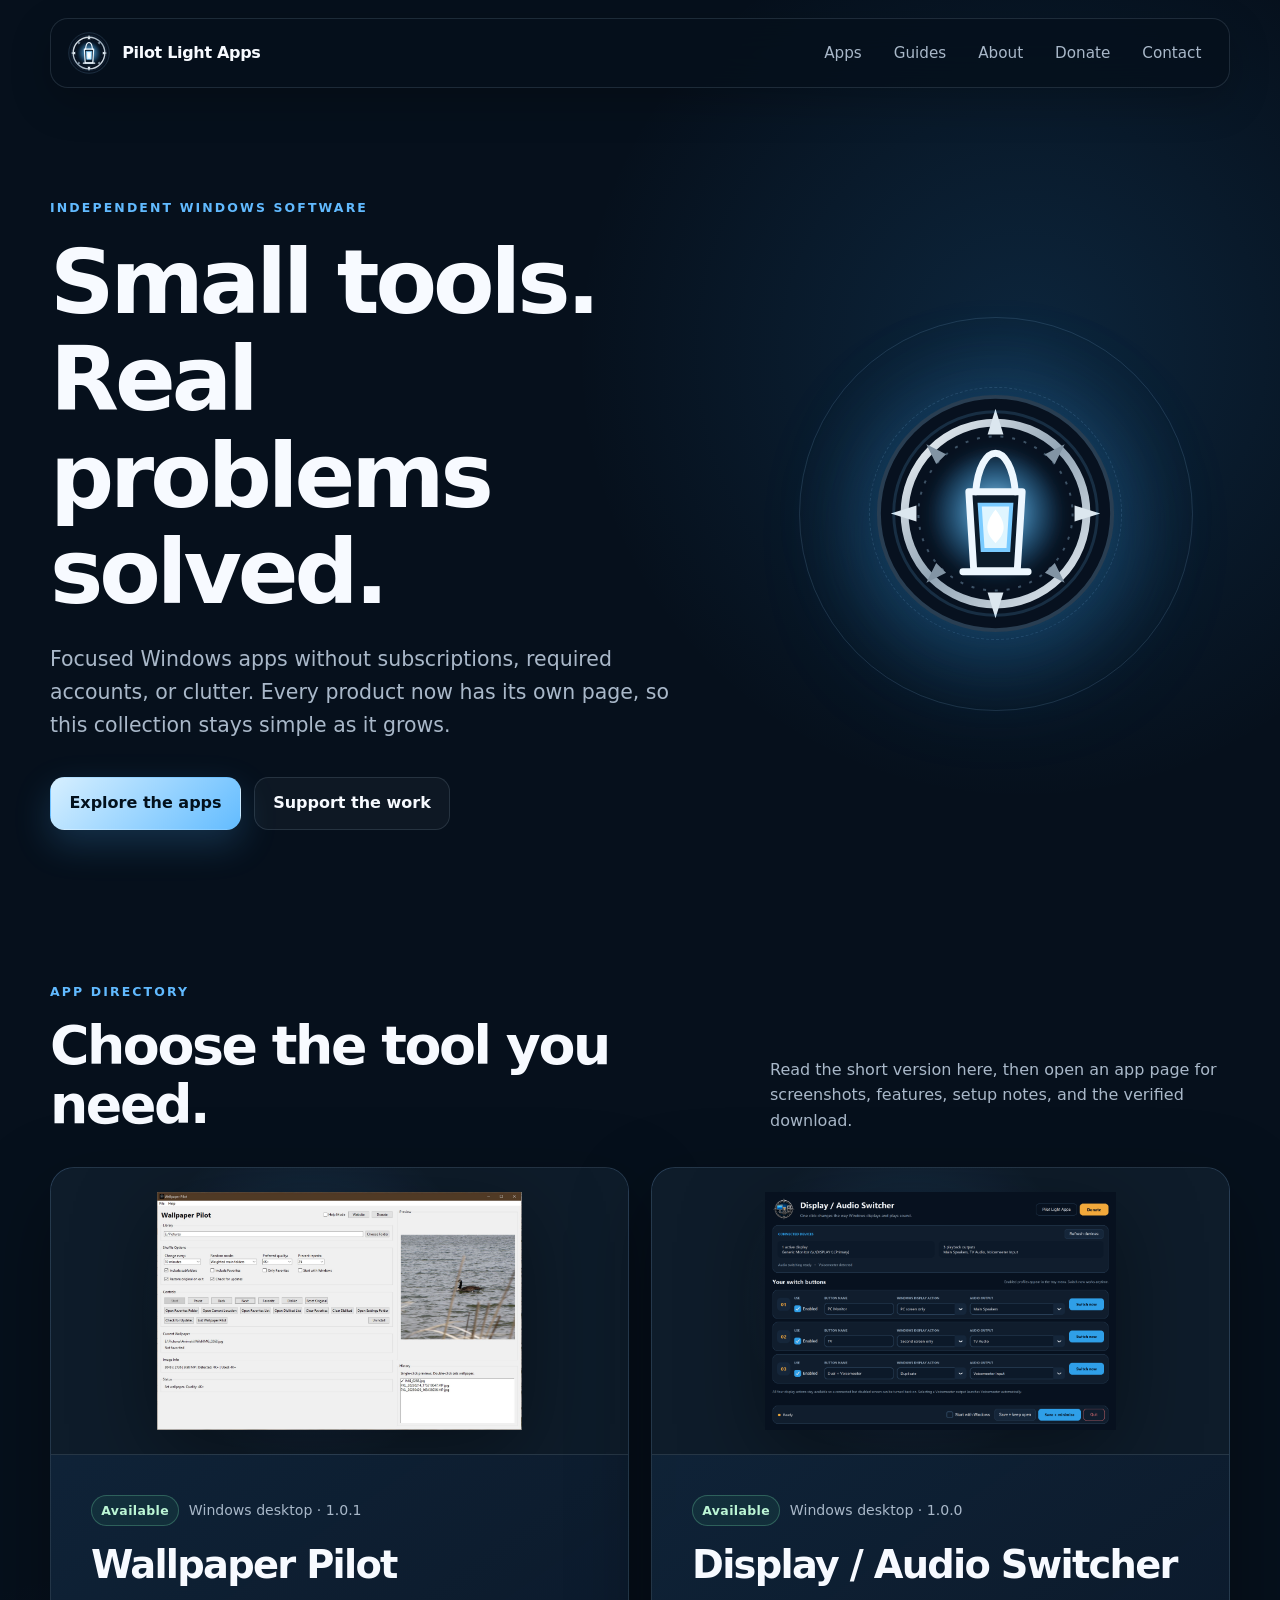
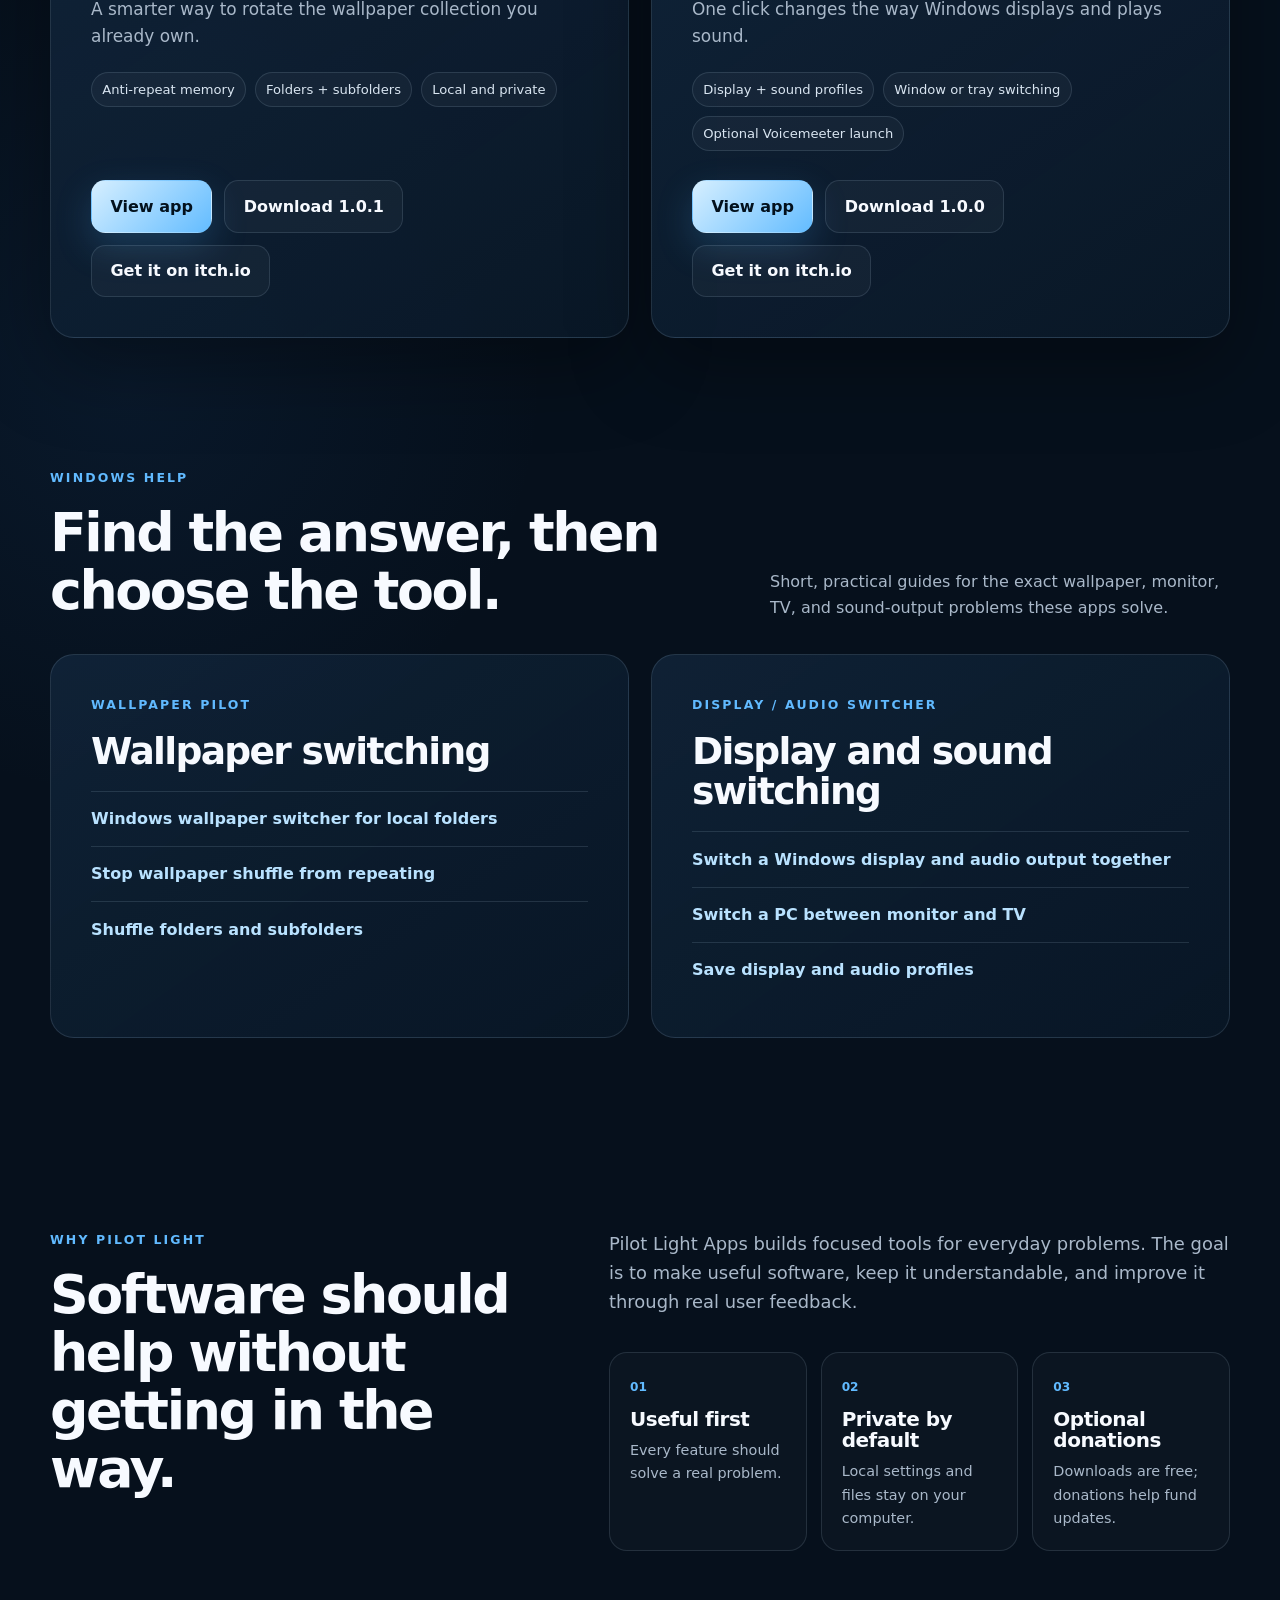
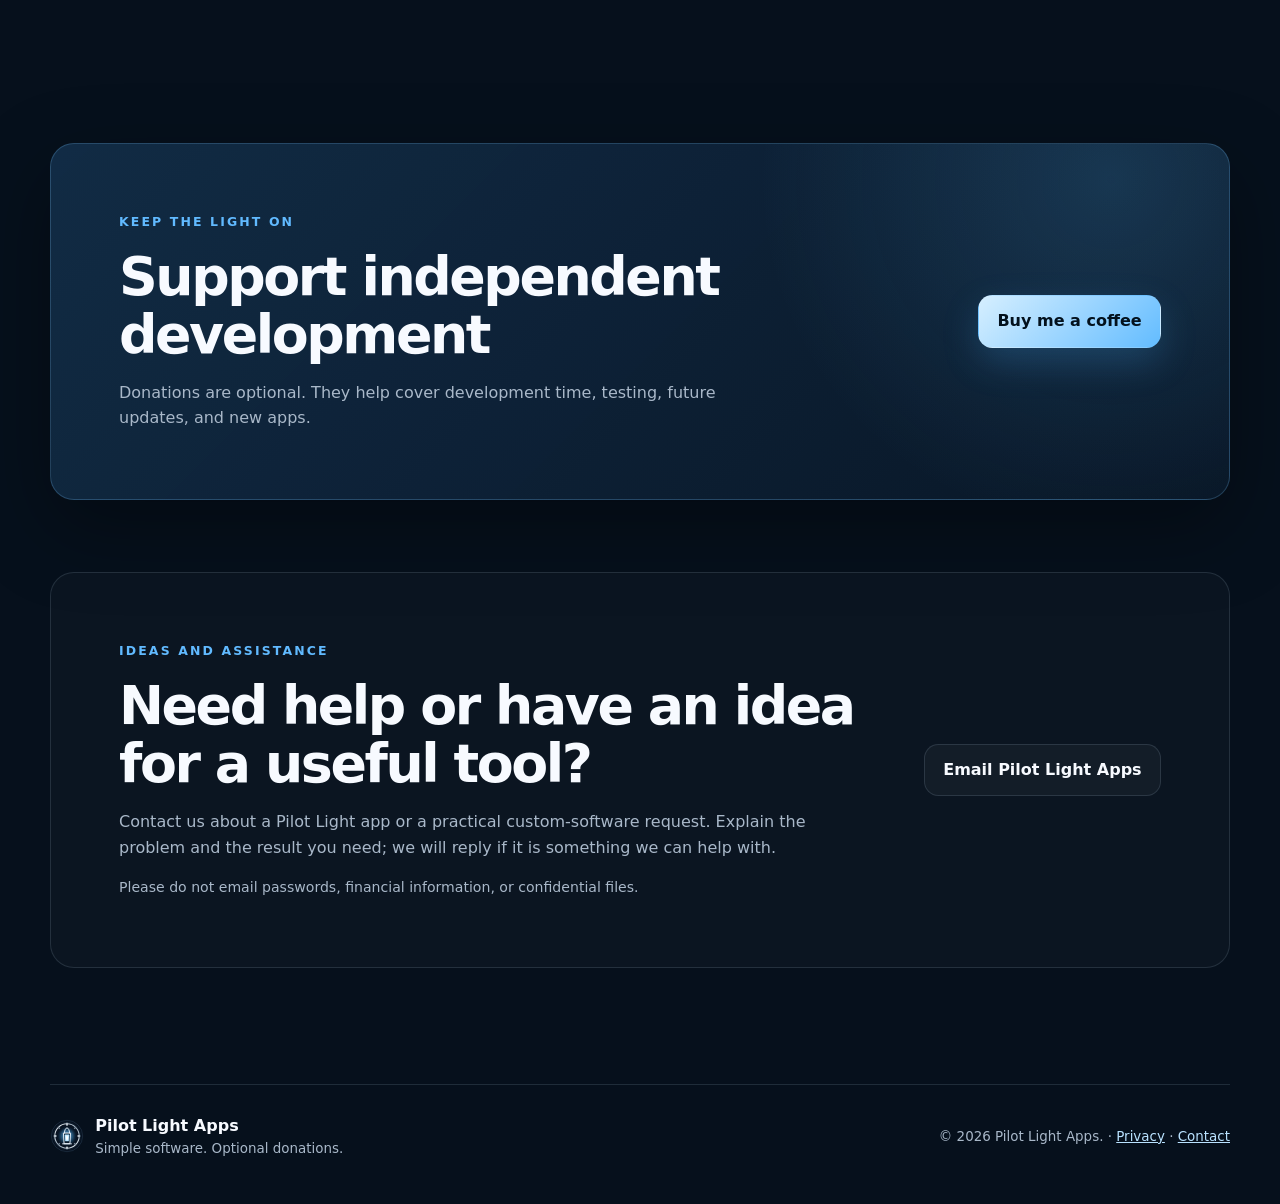
<file: index.html>
<!doctype html>
<html lang="en">
<head>
  <meta charset="utf-8">
  <meta name="viewport" content="width=device-width, initial-scale=1">
  <meta name="description" content="Pilot Light Apps makes focused, privacy-conscious Windows utilities. Explore Wallpaper Pilot and Display / Audio Switcher.">
  <meta name="theme-color" content="#07111f">
  <meta property="og:title" content="Pilot Light Apps">
  <meta property="og:description" content="Simple Windows tools that quietly do their job.">
  <meta property="og:type" content="website">
  <meta property="og:url" content="https://pilotlightapps.com/">
  <title>Free Windows Wallpaper, Display &amp; Audio Utilities | Pilot Light Apps</title>
  <link rel="canonical" href="https://pilotlightapps.com/">
  <link rel="icon" href="assets/pilot-light-logo.svg" type="image/svg+xml">
  <link rel="stylesheet" href="styles.css?v=20260824-distribution1">
  <script type="application/ld+json">
  {
    "@context": "https://schema.org",
    "@type": "Organization",
    "name": "Pilot Light Apps",
    "url": "https://pilotlightapps.com/",
    "logo": "https://pilotlightapps.com/assets/pilot-light-logo.svg",
    "description": "Independent Windows utilities for wallpaper rotation and display and audio switching."
  }
  </script>
</head>
<body>
  <a class="skip-link" href="#apps">Skip to apps</a>

  <header class="site-header">
    <a class="brand" href="#top" aria-label="Pilot Light Apps home">
      <img src="assets/pilot-light-logo.svg" alt="" width="44" height="44">
      <span>Pilot Light Apps</span>
    </a>
    <nav aria-label="Main navigation">
      <a href="#apps">Apps</a>
      <a href="#guides">Guides</a>
      <a href="#about">About</a>
      <a href="#donate">Donate</a>
      <a href="#contact">Contact</a>
    </nav>
  </header>

  <main id="top">
    <section class="hero home-hero">
      <div class="hero-copy">
        <p class="eyebrow">Independent Windows software</p>
        <h1>Small tools.<br>Real problems solved.</h1>
        <p class="hero-text">Focused Windows apps without subscriptions, required accounts, or clutter. Every product now has its own page, so this collection stays simple as it grows.</p>
        <div class="hero-actions">
          <a class="button primary" href="#apps">Explore the apps</a>
          <a class="button secondary donation-link" href="#donate">Support the work</a>
        </div>
      </div>
      <div class="hero-mark" aria-hidden="true">
        <img src="assets/pilot-light-logo.svg" alt="">
        <span class="orbit orbit-one"></span>
        <span class="orbit orbit-two"></span>
      </div>
    </section>

    <section class="section catalog-section" id="apps">
      <div class="section-heading">
        <div>
          <p class="eyebrow">App directory</p>
          <h2>Choose the tool you need.</h2>
        </div>
        <p>Read the short version here, then open an app page for screenshots, features, setup notes, and the verified download.</p>
      </div>
      <div id="app-grid" class="app-grid" aria-live="polite"></div>
      <noscript>
        <p class="notice">JavaScript is required to display the app directory.</p>
      </noscript>
    </section>

    <section class="section home-guides" id="guides">
      <div class="section-heading">
        <div>
          <p class="eyebrow">Windows help</p>
          <h2>Find the answer, then choose the tool.</h2>
        </div>
        <p>Short, practical guides for the exact wallpaper, monitor, TV, and sound-output problems these apps solve.</p>
      </div>
      <div class="guide-hub-grid">
        <article class="guide-hub-panel">
          <p class="eyebrow">Wallpaper Pilot</p>
          <h3>Wallpaper switching</h3>
          <a href="windows-wallpaper-switcher.html">Windows wallpaper switcher for local folders</a>
          <a href="stop-windows-wallpaper-repeating.html">Stop wallpaper shuffle from repeating</a>
          <a href="shuffle-wallpaper-subfolders-windows.html">Shuffle folders and subfolders</a>
        </article>
        <article class="guide-hub-panel">
          <p class="eyebrow">Display / Audio Switcher</p>
          <h3>Display and sound switching</h3>
          <a href="windows-display-audio-switcher.html">Switch a Windows display and audio output together</a>
          <a href="switch-pc-monitor-tv-audio.html">Switch a PC between monitor and TV</a>
          <a href="save-display-audio-profiles-windows.html">Save display and audio profiles</a>
        </article>
      </div>
    </section>

    <section class="section about-section" id="about">
      <div>
        <p class="eyebrow">Why Pilot Light</p>
        <h2>Software should help without getting in the way.</h2>
      </div>
      <div class="about-copy">
        <p>Pilot Light Apps builds focused tools for everyday problems. The goal is to make useful software, keep it understandable, and improve it through real user feedback.</p>
        <div class="principles">
          <article>
            <span>01</span>
            <h3>Useful first</h3>
            <p>Every feature should solve a real problem.</p>
          </article>
          <article>
            <span>02</span>
            <h3>Private by default</h3>
            <p>Local settings and files stay on your computer.</p>
          </article>
          <article>
            <span>03</span>
            <h3>Optional donations</h3>
            <p>Downloads are free; donations help fund updates.</p>
          </article>
        </div>
      </div>
    </section>

    <section class="section support-section" id="donate">
      <div class="support-card">
        <div>
          <p class="eyebrow">Keep the light on</p>
          <h2>Support independent development</h2>
          <p>Donations are optional. They help cover development time, testing, future updates, and new apps.</p>
        </div>
        <a class="button primary donation-link" href="#" data-placeholder-link="donation">Buy me a coffee</a>
      </div>
    </section>

    <section class="section contact-section" id="contact">
      <div class="contact-card">
        <div>
          <p class="eyebrow">Ideas and assistance</p>
          <h2>Need help or have an idea for a useful tool?</h2>
          <p>Contact us about a Pilot Light app or a practical custom-software request. Explain the problem and the result you need; we will reply if it is something we can help with.</p>
          <p class="contact-safety">Please do not email passwords, financial information, or confidential files.</p>
        </div>
        <a class="button secondary contact-link" href="#" data-placeholder-link="contact">Email Pilot Light Apps</a>
      </div>
    </section>
  </main>

  <footer>
    <div class="footer-brand">
      <img src="assets/pilot-light-logo.svg" alt="" width="34" height="34">
      <div>
        <strong>Pilot Light Apps</strong>
        <span>Simple software. Optional donations.</span>
      </div>
    </div>
    <p>© <span id="year"></span> Pilot Light Apps. · <a class="footer-contact" href="privacy.html">Privacy</a> · <a class="contact-link footer-contact" href="#" data-placeholder-link="contact">Contact</a></p>
  </footer>

  <div id="toast" class="toast" role="status" aria-live="polite"></div>
  <script src="site-config.js?v=20260822-seo1"></script>
  <script src="apps.js?v=20260824-distribution1"></script>
  <script src="app.js?v=20260824-distribution1"></script>
  <script defer src="https://static.cloudflareinsights.com/beacon.min.js" data-cf-beacon='{"token":"aff3e8f6812e48f08ca1f6ff199ee934"}'></script>
</body>
</html>
</file>
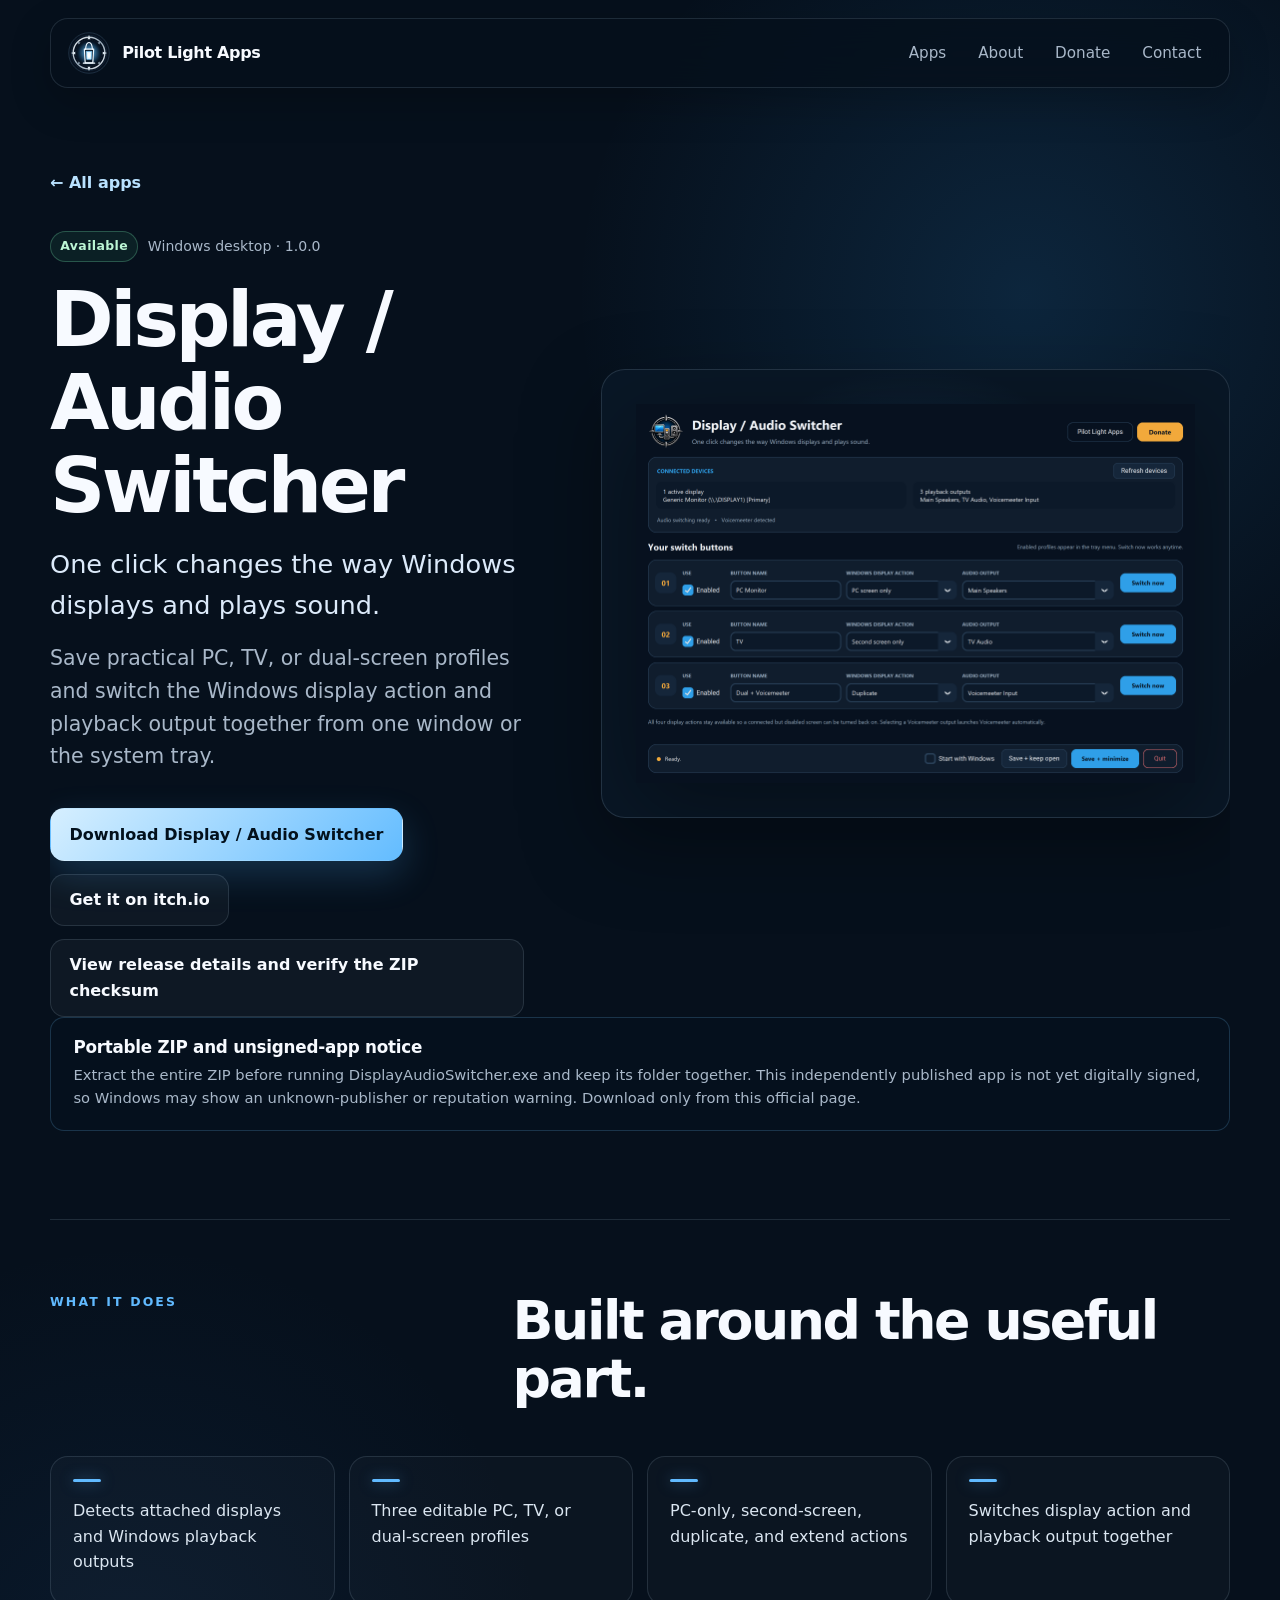
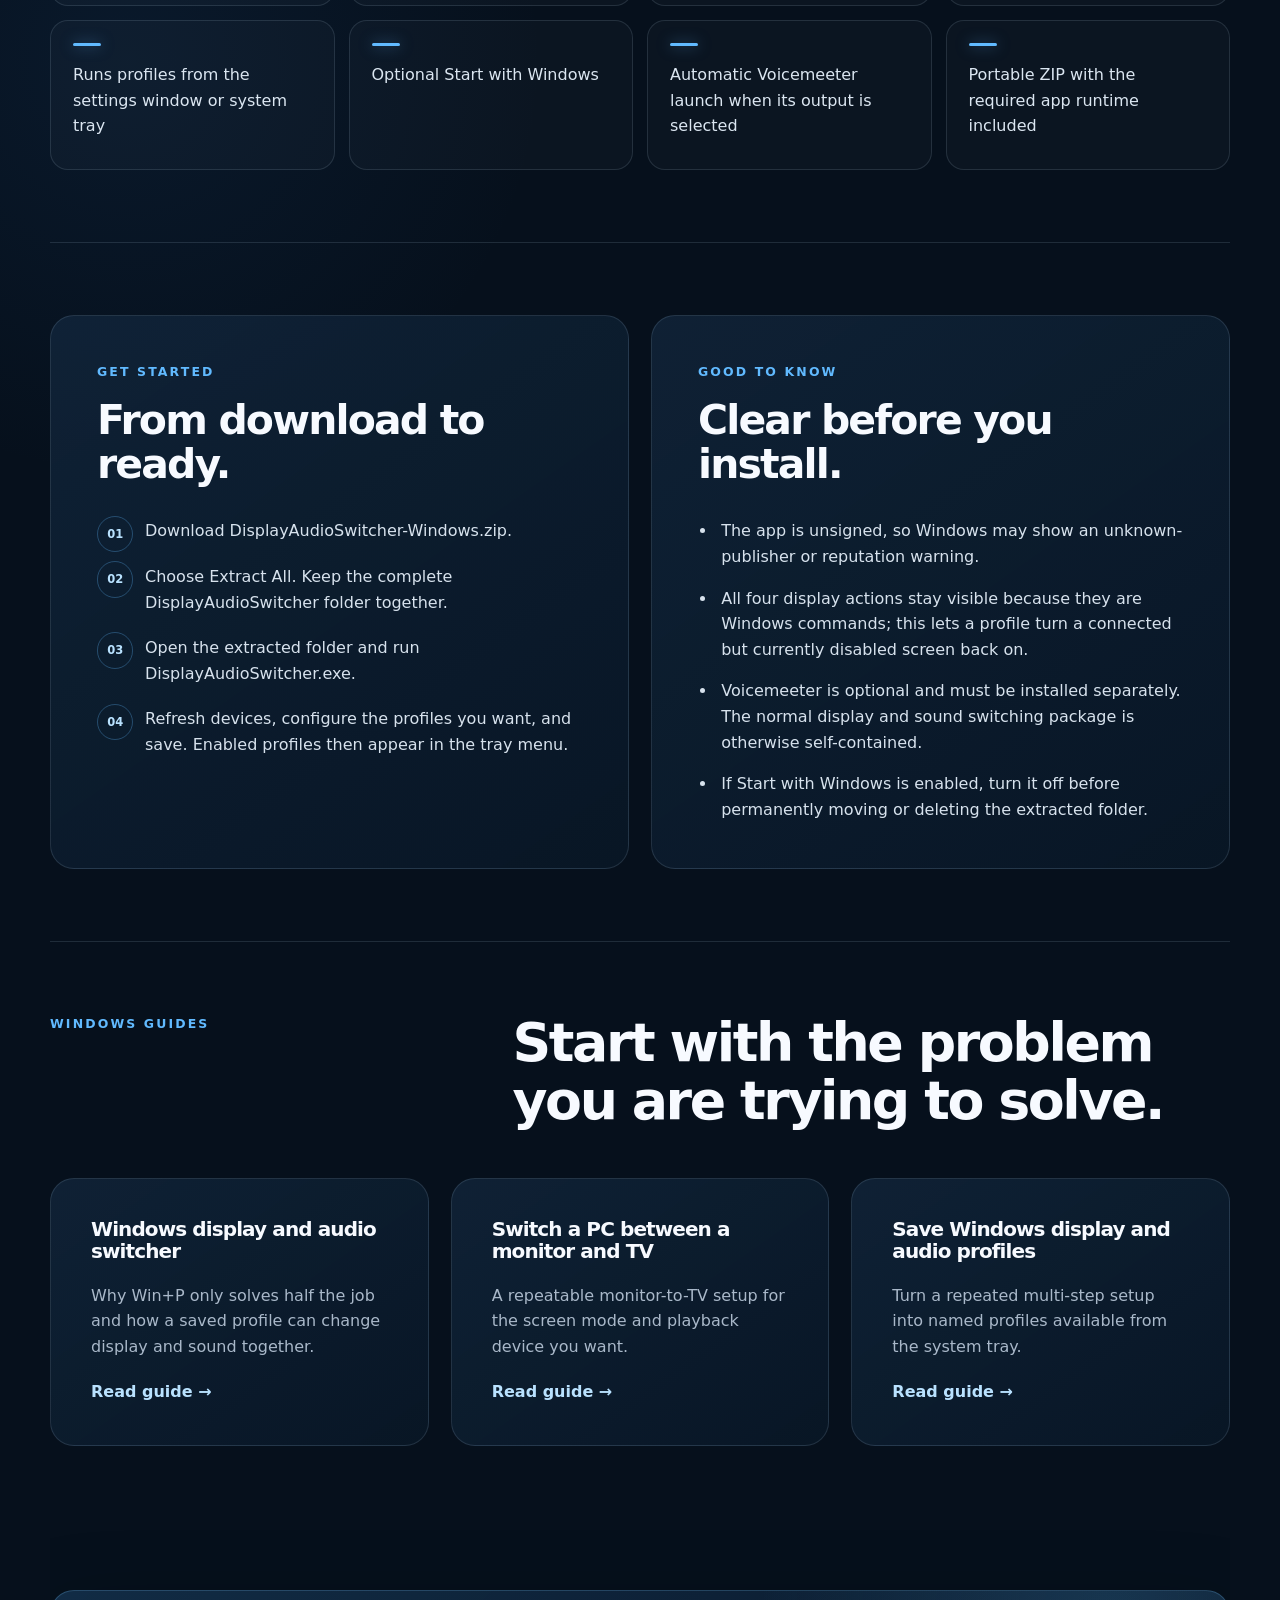
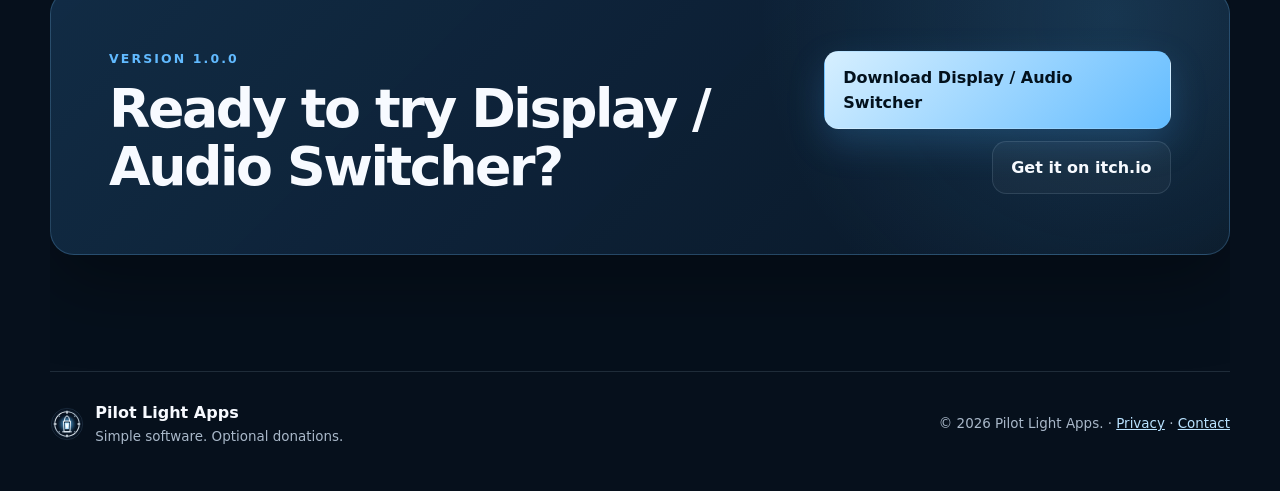
<file: display-audio-switcher.html>
<!doctype html>
<html lang="en">
<head>
  <meta charset="utf-8">
  <meta name="viewport" content="width=device-width, initial-scale=1">
  <meta name="description" content="Display / Audio Switcher is a free Windows utility for changing saved display actions and playback outputs together from one window or the tray.">
  <meta name="theme-color" content="#07111f">
  <meta property="og:title" content="Display / Audio Switcher | Pilot Light Apps">
  <meta property="og:description" content="One click changes the way Windows displays and plays sound.">
  <meta property="og:type" content="website">
  <meta property="og:url" content="https://pilotlightapps.com/display-audio-switcher.html">
  <meta property="og:image" content="https://pilotlightapps.com/assets/display-audio-switcher-screenshot.png">
  <title>Windows Display and Audio Switcher | Pilot Light Apps</title>
  <link rel="canonical" href="https://pilotlightapps.com/display-audio-switcher.html">
  <link rel="icon" href="assets/pilot-light-logo.svg" type="image/svg+xml">
  <link rel="stylesheet" href="styles.css?v=20260824-distribution1">
  <script type="application/ld+json">
  {
    "@context": "https://schema.org",
    "@type": "SoftwareApplication",
    "name": "Display / Audio Switcher",
    "operatingSystem": "Windows",
    "applicationCategory": "UtilitiesApplication",
    "softwareVersion": "1.0.0",
    "description": "A free Windows utility that changes a saved display action and playback output together from one window or the system tray.",
    "image": "https://pilotlightapps.com/assets/display-audio-switcher-screenshot.png",
    "downloadUrl": "https://github.com/pilotlightapps/Pilot-Light-Apps/releases/download/display-audio-switcher-v1.0.0/DisplayAudioSwitcher-Windows.zip",
    "sameAs": ["https://echoofhumanity50.itch.io/display-audio-switcher"],
    "publisher": {"@type": "Organization", "name": "Pilot Light Apps", "url": "https://pilotlightapps.com/"},
    "offers": {"@type": "Offer", "price": "0", "priceCurrency": "USD"}
  }
  </script>
</head>
<body data-app-slug="display-audio-switcher">
  <a class="skip-link" href="#app-detail">Skip to Display / Audio Switcher</a>
  <header class="site-header">
    <a class="brand" href="index.html" aria-label="Pilot Light Apps home">
      <img src="assets/pilot-light-logo.svg" alt="" width="44" height="44">
      <span>Pilot Light Apps</span>
    </a>
    <nav aria-label="Main navigation">
      <a href="index.html#apps">Apps</a>
      <a href="index.html#about">About</a>
      <a href="index.html#donate">Donate</a>
      <a href="index.html#contact">Contact</a>
    </nav>
  </header>
  <main id="app-detail" class="app-detail-main"></main>
  <noscript><p class="notice noscript-notice">JavaScript is required to display this app page.</p></noscript>
  <footer>
    <div class="footer-brand">
      <img src="assets/pilot-light-logo.svg" alt="" width="34" height="34">
      <div><strong>Pilot Light Apps</strong><span>Simple software. Optional donations.</span></div>
    </div>
    <p>© <span id="year"></span> Pilot Light Apps. · <a class="footer-contact" href="privacy.html">Privacy</a> · <a class="contact-link footer-contact" href="#">Contact</a></p>
  </footer>
  <div id="toast" class="toast" role="status" aria-live="polite"></div>
  <script src="site-config.js?v=20260822-seo1"></script>
  <script src="apps.js?v=20260824-distribution1"></script>
  <script src="app.js?v=20260824-distribution1"></script>
  <script src="app-detail.js?v=20260824-distribution1"></script>
  <script defer src="https://static.cloudflareinsights.com/beacon.min.js" data-cf-beacon='{"token":"aff3e8f6812e48f08ca1f6ff199ee934"}'></script>
</body>
</html>
</file>
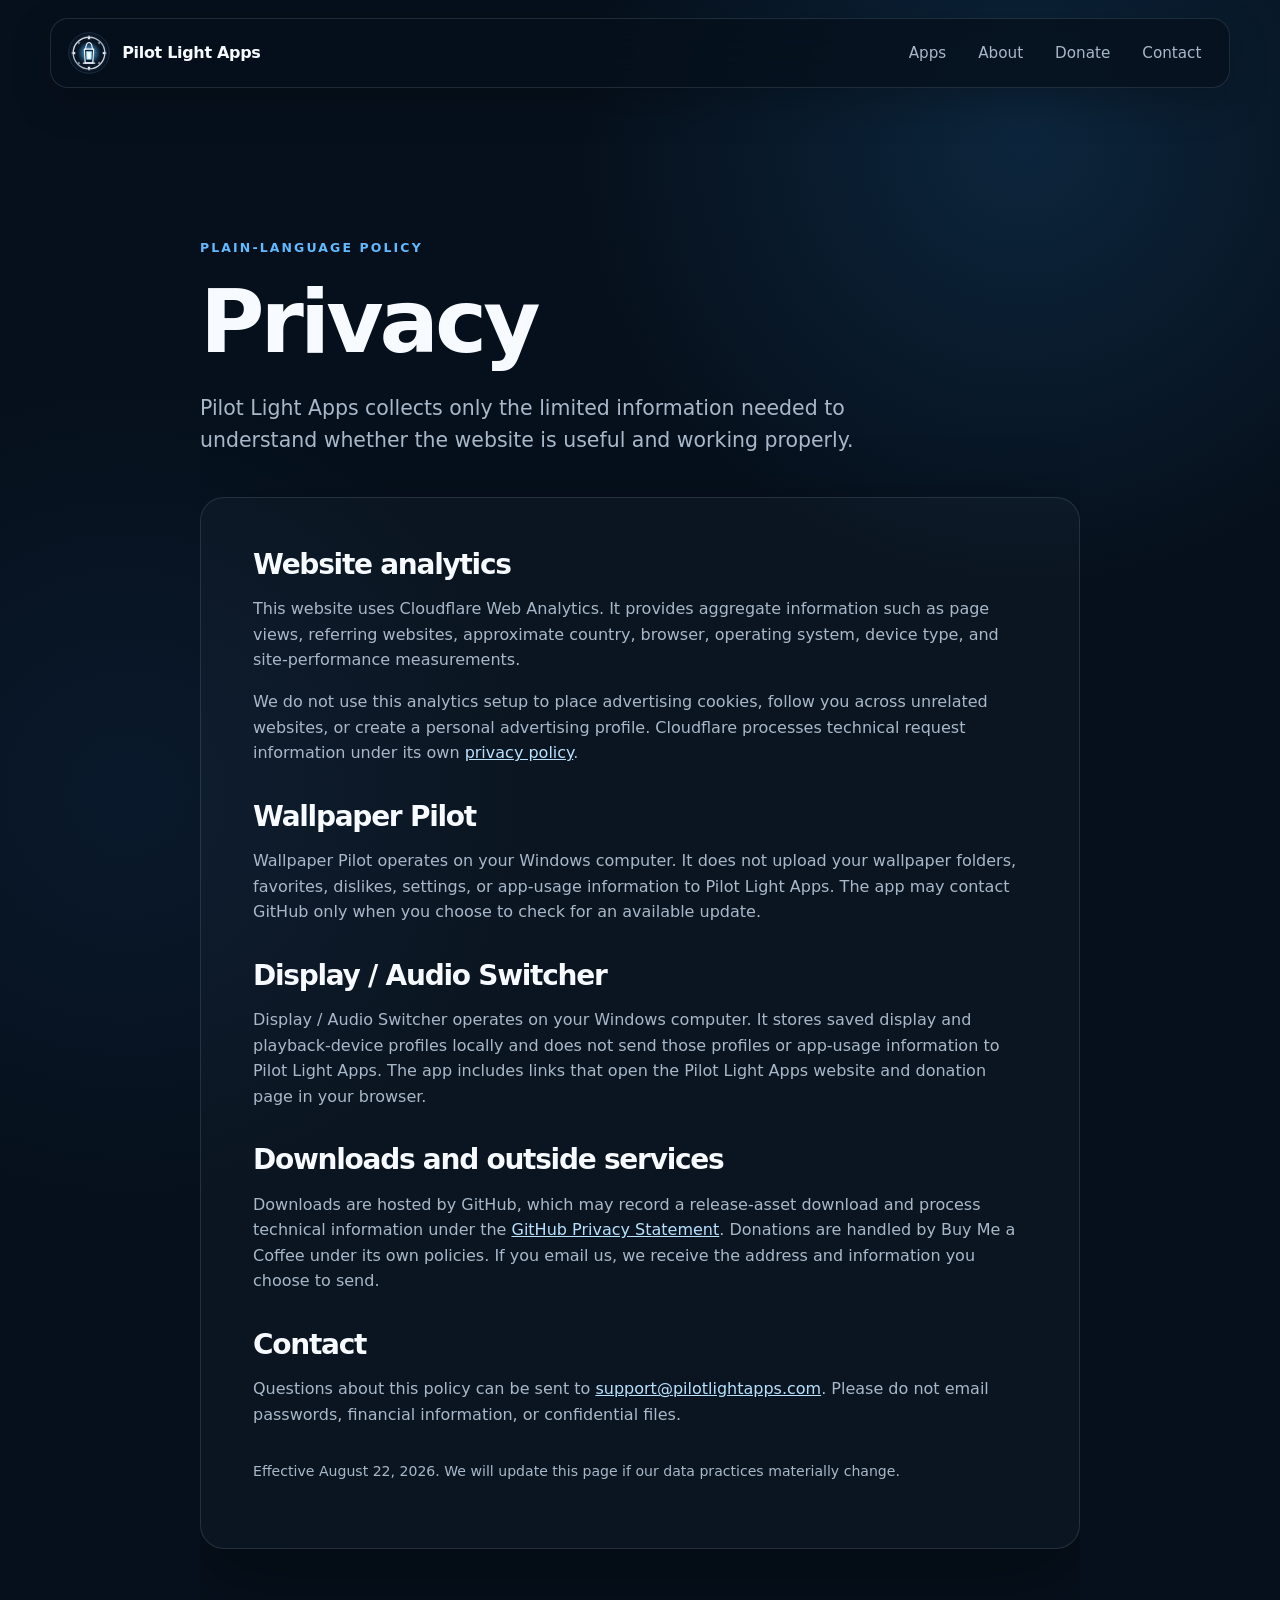
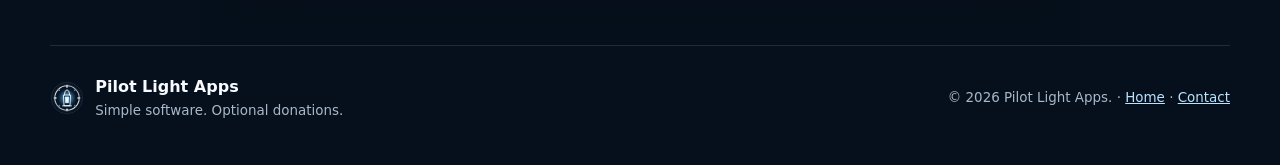
<file: privacy.html>
<!doctype html>
<html lang="en">
<head>
  <meta charset="utf-8">
  <meta name="viewport" content="width=device-width, initial-scale=1">
  <meta name="description" content="Privacy information for the Pilot Light Apps website, Wallpaper Pilot, and Display / Audio Switcher.">
  <meta name="theme-color" content="#07111f">
  <meta name="robots" content="index,follow">
  <title>Privacy | Pilot Light Apps</title>
  <link rel="canonical" href="https://pilotlightapps.com/privacy.html">
  <link rel="icon" href="assets/pilot-light-logo.svg" type="image/svg+xml">
  <link rel="stylesheet" href="styles.css?v=20260822">
</head>
<body>
  <a class="skip-link" href="#privacy">Skip to privacy information</a>

  <header class="site-header">
    <a class="brand" href="index.html" aria-label="Pilot Light Apps home">
      <img src="assets/pilot-light-logo.svg" alt="" width="44" height="44">
      <span>Pilot Light Apps</span>
    </a>
    <nav aria-label="Main navigation">
      <a href="index.html#apps">Apps</a>
      <a href="index.html#about">About</a>
      <a href="index.html#donate">Donate</a>
      <a href="index.html#contact">Contact</a>
    </nav>
  </header>

  <main class="legal-main" id="privacy">
    <p class="eyebrow">Plain-language policy</p>
    <h1>Privacy</h1>
    <p class="hero-text">Pilot Light Apps collects only the limited information needed to understand whether the website is useful and working properly.</p>

    <article class="legal-card">
      <h2>Website analytics</h2>
      <p>This website uses Cloudflare Web Analytics. It provides aggregate information such as page views, referring websites, approximate country, browser, operating system, device type, and site-performance measurements.</p>
      <p>We do not use this analytics setup to place advertising cookies, follow you across unrelated websites, or create a personal advertising profile. Cloudflare processes technical request information under its own <a href="https://www.cloudflare.com/privacypolicy/">privacy policy</a>.</p>

      <h2>Wallpaper Pilot</h2>
      <p>Wallpaper Pilot operates on your Windows computer. It does not upload your wallpaper folders, favorites, dislikes, settings, or app-usage information to Pilot Light Apps. The app may contact GitHub only when you choose to check for an available update.</p>

      <h2>Display / Audio Switcher</h2>
      <p>Display / Audio Switcher operates on your Windows computer. It stores saved display and playback-device profiles locally and does not send those profiles or app-usage information to Pilot Light Apps. The app includes links that open the Pilot Light Apps website and donation page in your browser.</p>

      <h2>Downloads and outside services</h2>
      <p>Downloads are hosted by GitHub, which may record a release-asset download and process technical information under the <a href="https://docs.github.com/en/site-policy/privacy-policies/github-general-privacy-statement">GitHub Privacy Statement</a>. Donations are handled by Buy Me a Coffee under its own policies. If you email us, we receive the address and information you choose to send.</p>

      <h2>Contact</h2>
      <p>Questions about this policy can be sent to <a href="mailto:support@pilotlightapps.com">support@pilotlightapps.com</a>. Please do not email passwords, financial information, or confidential files.</p>

      <p class="legal-updated">Effective August 22, 2026. We will update this page if our data practices materially change.</p>
    </article>
  </main>

  <footer>
    <div class="footer-brand">
      <img src="assets/pilot-light-logo.svg" alt="" width="34" height="34">
      <div>
        <strong>Pilot Light Apps</strong>
        <span>Simple software. Optional donations.</span>
      </div>
    </div>
    <p>© 2026 Pilot Light Apps. · <a class="footer-contact" href="index.html">Home</a> · <a class="footer-contact" href="mailto:support@pilotlightapps.com">Contact</a></p>
  </footer>
  <script defer src="https://static.cloudflareinsights.com/beacon.min.js" data-cf-beacon='{"token":"aff3e8f6812e48f08ca1f6ff199ee934"}'></script>
</body>
</html>
</file>
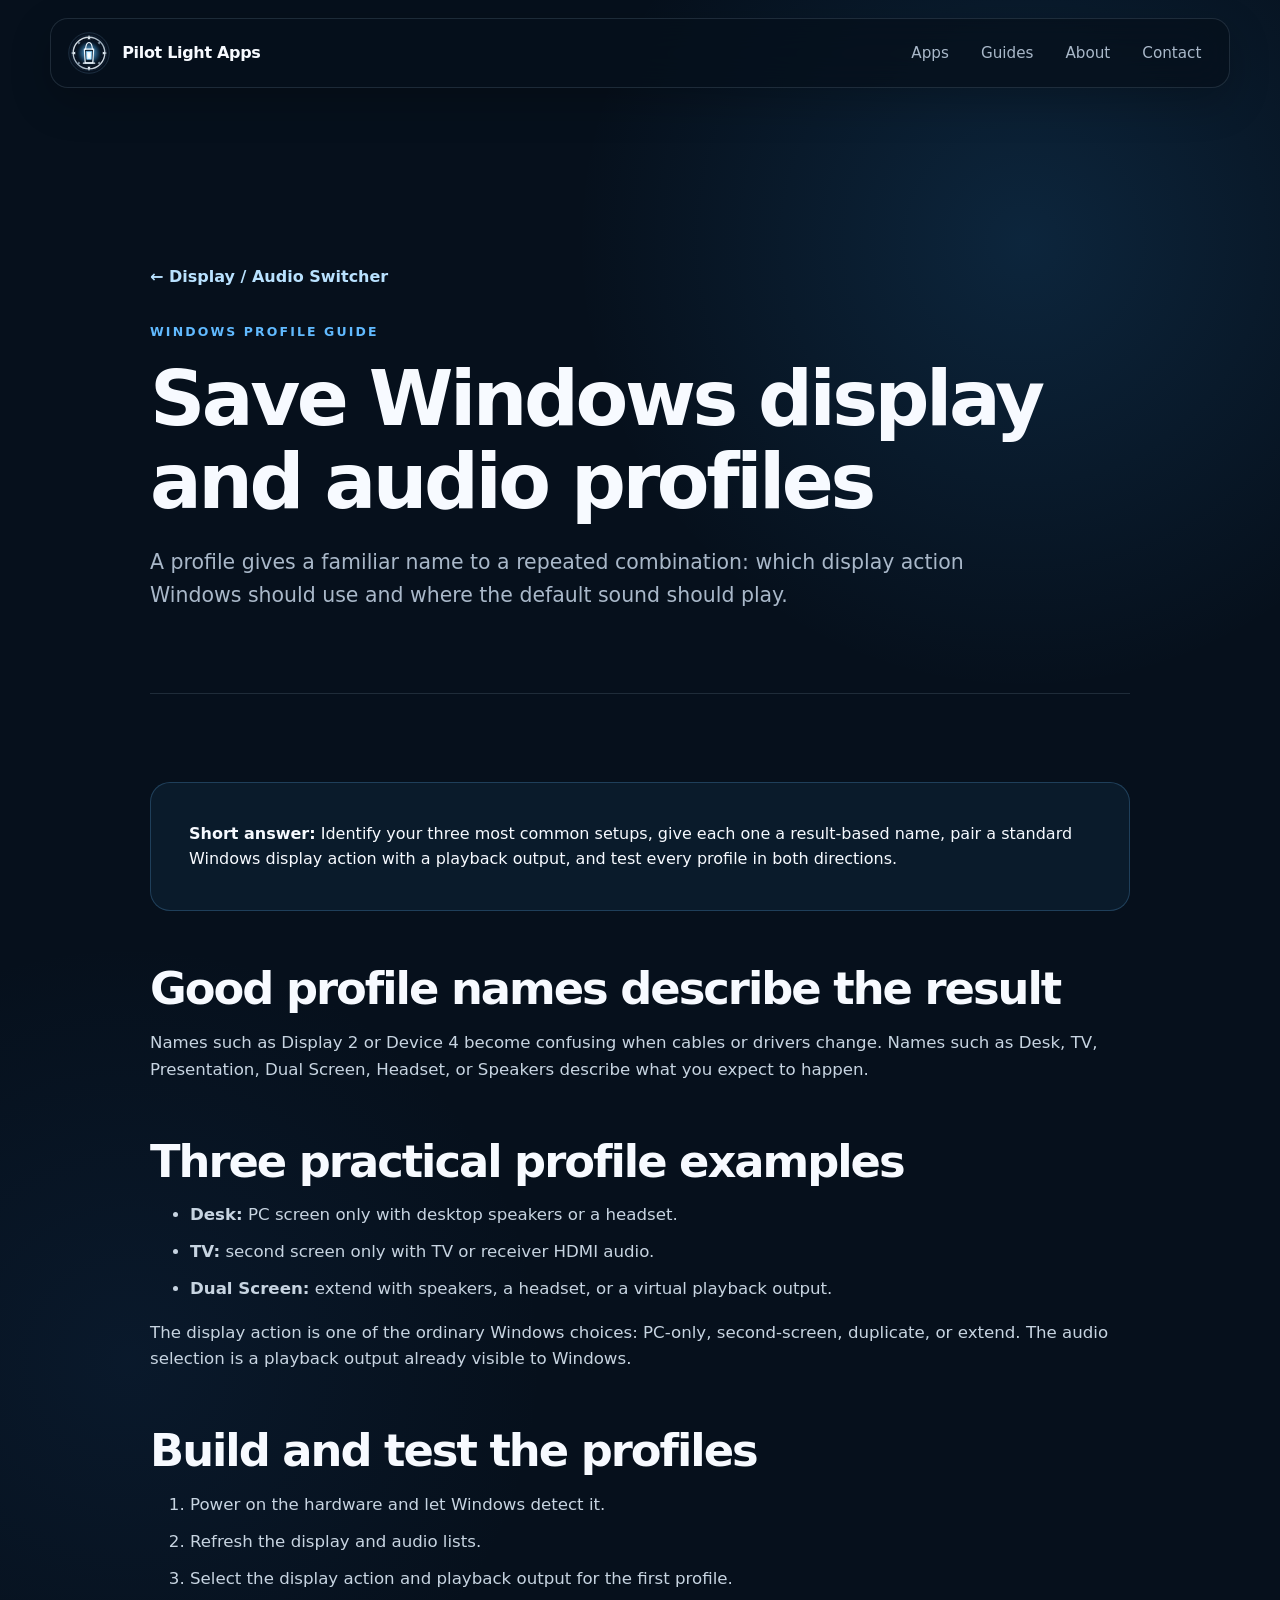
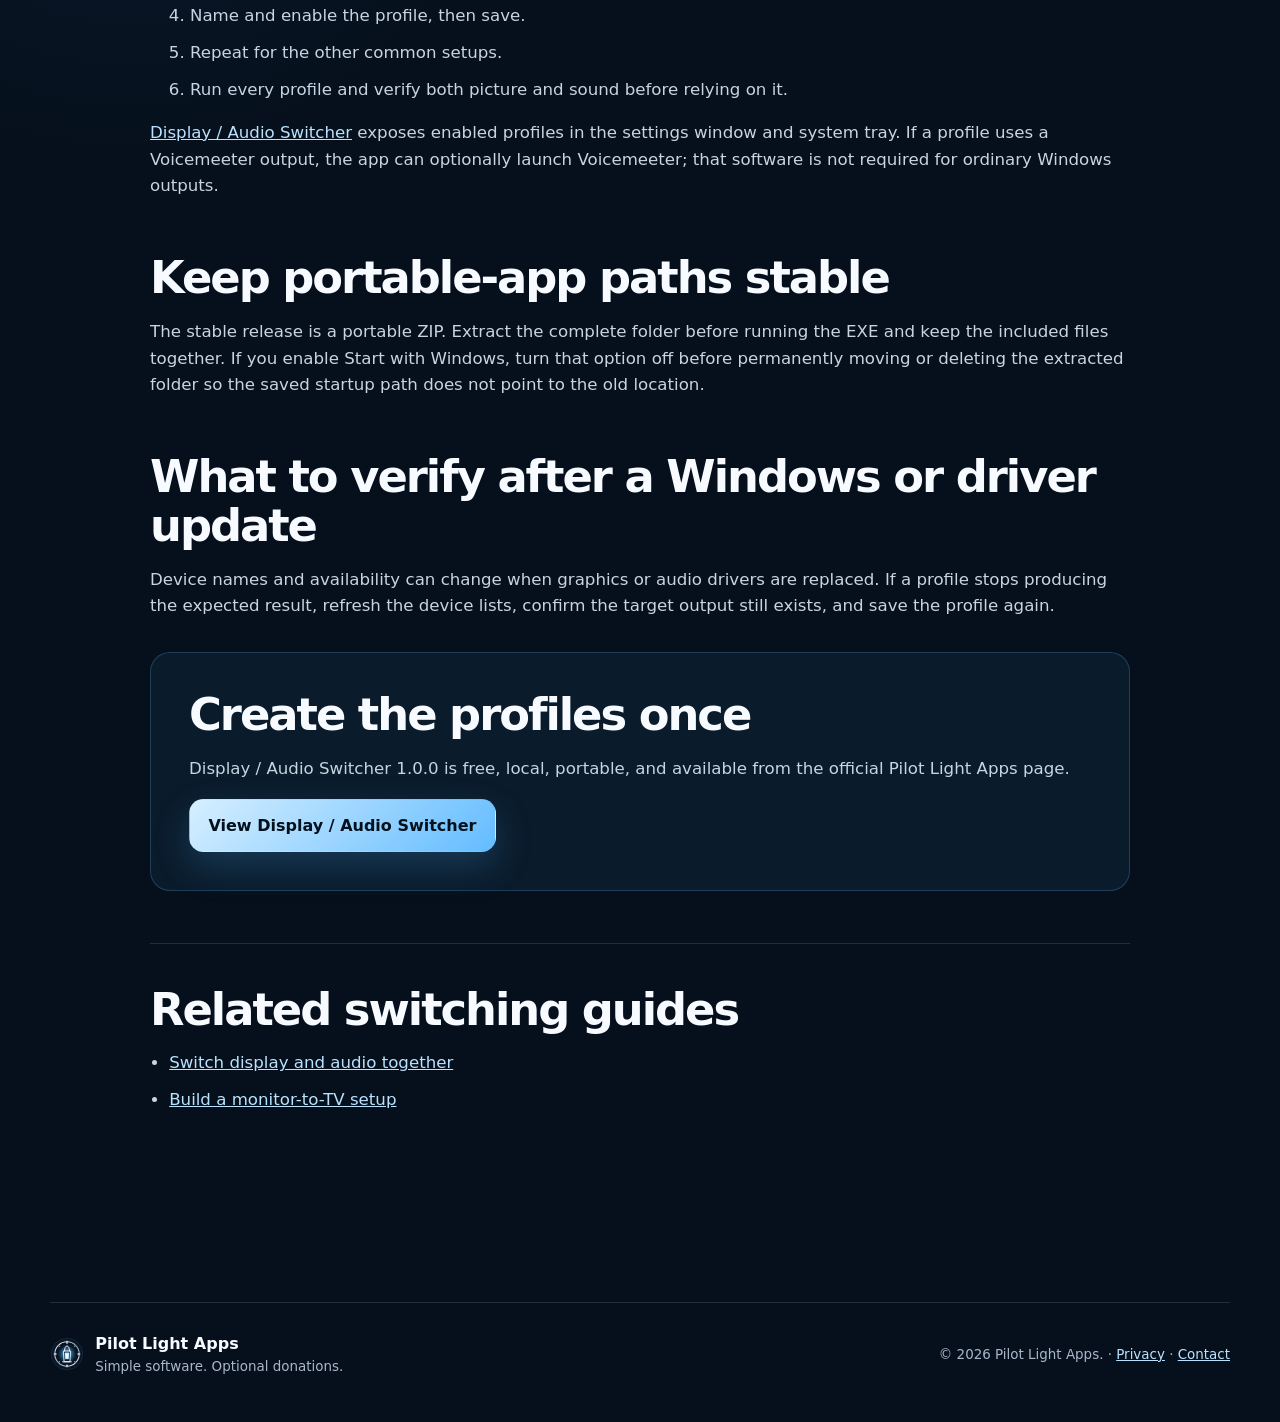
<file: save-display-audio-profiles-windows.html>
<!doctype html>
<html lang="en">
<head>
  <meta charset="utf-8"><meta name="viewport" content="width=device-width, initial-scale=1">
  <meta name="description" content="Save named Windows display and audio profiles for a monitor, TV, duplicate, extend, speakers, headset, or Voicemeeter setup.">
  <meta name="theme-color" content="#07111f"><meta property="og:title" content="Save Windows Display and Audio Profiles"><meta property="og:description" content="Turn repeated screen-and-sound setup steps into named tray profiles."><meta property="og:type" content="article"><meta property="og:url" content="https://pilotlightapps.com/save-display-audio-profiles-windows.html">
  <title>Save Windows Display and Audio Profiles | Pilot Light Apps</title>
  <link rel="canonical" href="https://pilotlightapps.com/save-display-audio-profiles-windows.html"><link rel="icon" href="assets/pilot-light-logo.svg" type="image/svg+xml"><link rel="stylesheet" href="styles.css?v=20260822-seo1">
  <script type="application/ld+json">{"@context":"https://schema.org","@type":"TechArticle","headline":"Save Windows Display and Audio Profiles","description":"How to save named combinations of Windows display actions and playback outputs.","datePublished":"2026-08-22","dateModified":"2026-08-22","author":{"@type":"Organization","name":"Pilot Light Apps"},"publisher":{"@type":"Organization","name":"Pilot Light Apps","url":"https://pilotlightapps.com/"},"mainEntityOfPage":"https://pilotlightapps.com/save-display-audio-profiles-windows.html"}</script>
</head>
<body>
  <a class="skip-link" href="#guide">Skip to guide</a><header class="site-header"><a class="brand" href="index.html" aria-label="Pilot Light Apps home"><img src="assets/pilot-light-logo.svg" alt="" width="44" height="44"><span>Pilot Light Apps</span></a><nav aria-label="Main navigation"><a href="index.html#apps">Apps</a><a href="index.html#guides">Guides</a><a href="index.html#about">About</a><a href="index.html#contact">Contact</a></nav></header>
  <main id="guide" class="guide-main">
    <header class="guide-hero"><a class="guide-breadcrumb" href="display-audio-switcher.html">← Display / Audio Switcher</a><p class="eyebrow">Windows profile guide</p><h1>Save Windows display and audio profiles</h1><p class="hero-text">A profile gives a familiar name to a repeated combination: which display action Windows should use and where the default sound should play.</p></header>
    <article class="guide-article">
      <div class="guide-summary"><strong>Short answer:</strong> Identify your three most common setups, give each one a result-based name, pair a standard Windows display action with a playback output, and test every profile in both directions.</div>
      <h2>Good profile names describe the result</h2>
      <p>Names such as Display 2 or Device 4 become confusing when cables or drivers change. Names such as Desk, TV, Presentation, Dual Screen, Headset, or Speakers describe what you expect to happen.</p>
      <h2>Three practical profile examples</h2>
      <ul>
        <li><strong>Desk:</strong> PC screen only with desktop speakers or a headset.</li>
        <li><strong>TV:</strong> second screen only with TV or receiver HDMI audio.</li>
        <li><strong>Dual Screen:</strong> extend with speakers, a headset, or a virtual playback output.</li>
      </ul>
      <p>The display action is one of the ordinary Windows choices: PC-only, second-screen, duplicate, or extend. The audio selection is a playback output already visible to Windows.</p>
      <h2>Build and test the profiles</h2>
      <ol>
        <li>Power on the hardware and let Windows detect it.</li>
        <li>Refresh the display and audio lists.</li>
        <li>Select the display action and playback output for the first profile.</li>
        <li>Name and enable the profile, then save.</li>
        <li>Repeat for the other common setups.</li>
        <li>Run every profile and verify both picture and sound before relying on it.</li>
      </ol>
      <p><a href="display-audio-switcher.html">Display / Audio Switcher</a> exposes enabled profiles in the settings window and system tray. If a profile uses a Voicemeeter output, the app can optionally launch Voicemeeter; that software is not required for ordinary Windows outputs.</p>
      <h2>Keep portable-app paths stable</h2>
      <p>The stable release is a portable ZIP. Extract the complete folder before running the EXE and keep the included files together. If you enable Start with Windows, turn that option off before permanently moving or deleting the extracted folder so the saved startup path does not point to the old location.</p>
      <h2>What to verify after a Windows or driver update</h2>
      <p>Device names and availability can change when graphics or audio drivers are replaced. If a profile stops producing the expected result, refresh the device lists, confirm the target output still exists, and save the profile again.</p>
      <div class="guide-callout"><h2>Create the profiles once</h2><p>Display / Audio Switcher 1.0.0 is free, local, portable, and available from the official Pilot Light Apps page.</p><a class="button primary" href="display-audio-switcher.html">View Display / Audio Switcher</a></div>
      <section class="related-guides"><h2>Related switching guides</h2><ul><li><a href="windows-display-audio-switcher.html">Switch display and audio together</a></li><li><a href="switch-pc-monitor-tv-audio.html">Build a monitor-to-TV setup</a></li></ul></section>
    </article>
  </main>
  <footer><div class="footer-brand"><img src="assets/pilot-light-logo.svg" alt="" width="34" height="34"><div><strong>Pilot Light Apps</strong><span>Simple software. Optional donations.</span></div></div><p>© <span id="year"></span> Pilot Light Apps. · <a class="footer-contact" href="privacy.html">Privacy</a> · <a class="contact-link footer-contact" href="#">Contact</a></p></footer><div id="toast" class="toast" role="status" aria-live="polite"></div><script src="site-config.js?v=20260822-seo1"></script><script src="app.js?v=20260822-seo1"></script><script defer src="https://static.cloudflareinsights.com/beacon.min.js" data-cf-beacon='{"token":"aff3e8f6812e48f08ca1f6ff199ee934"}'></script>
</body>
</html>
</file>
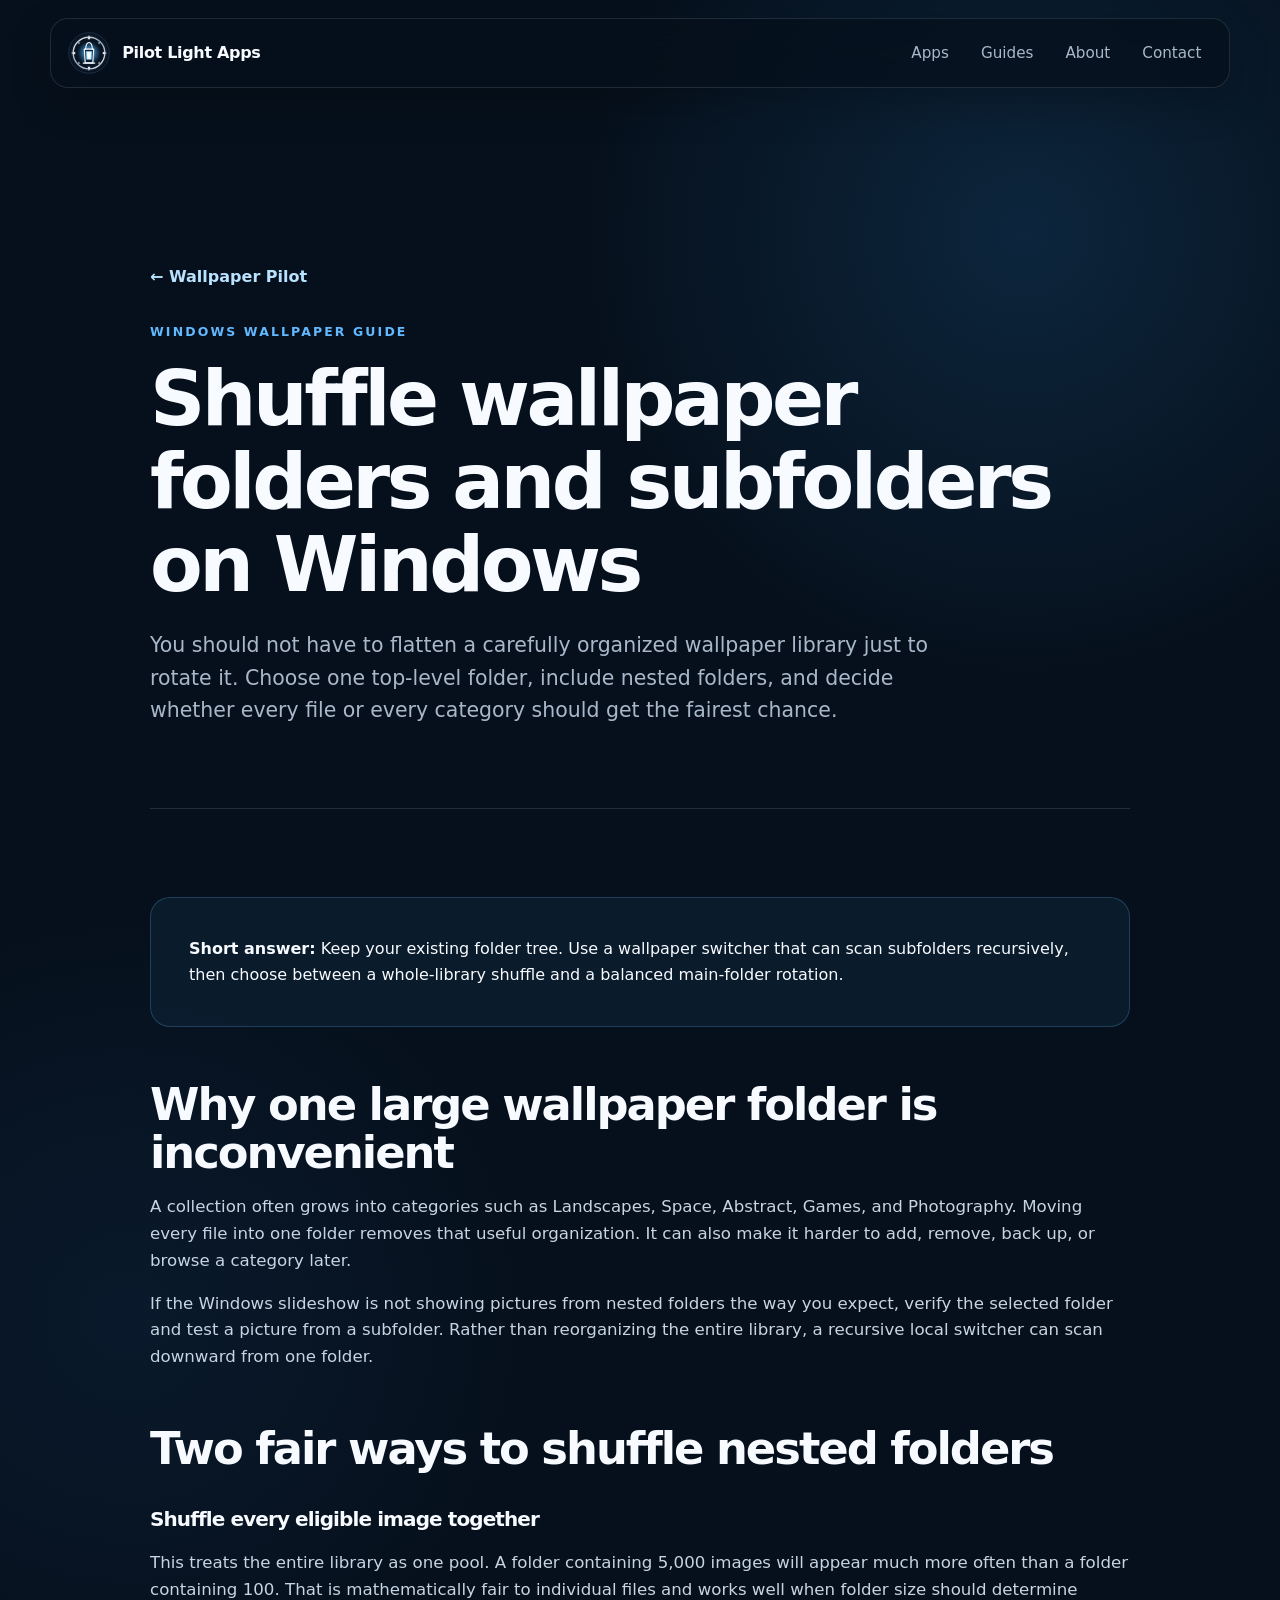
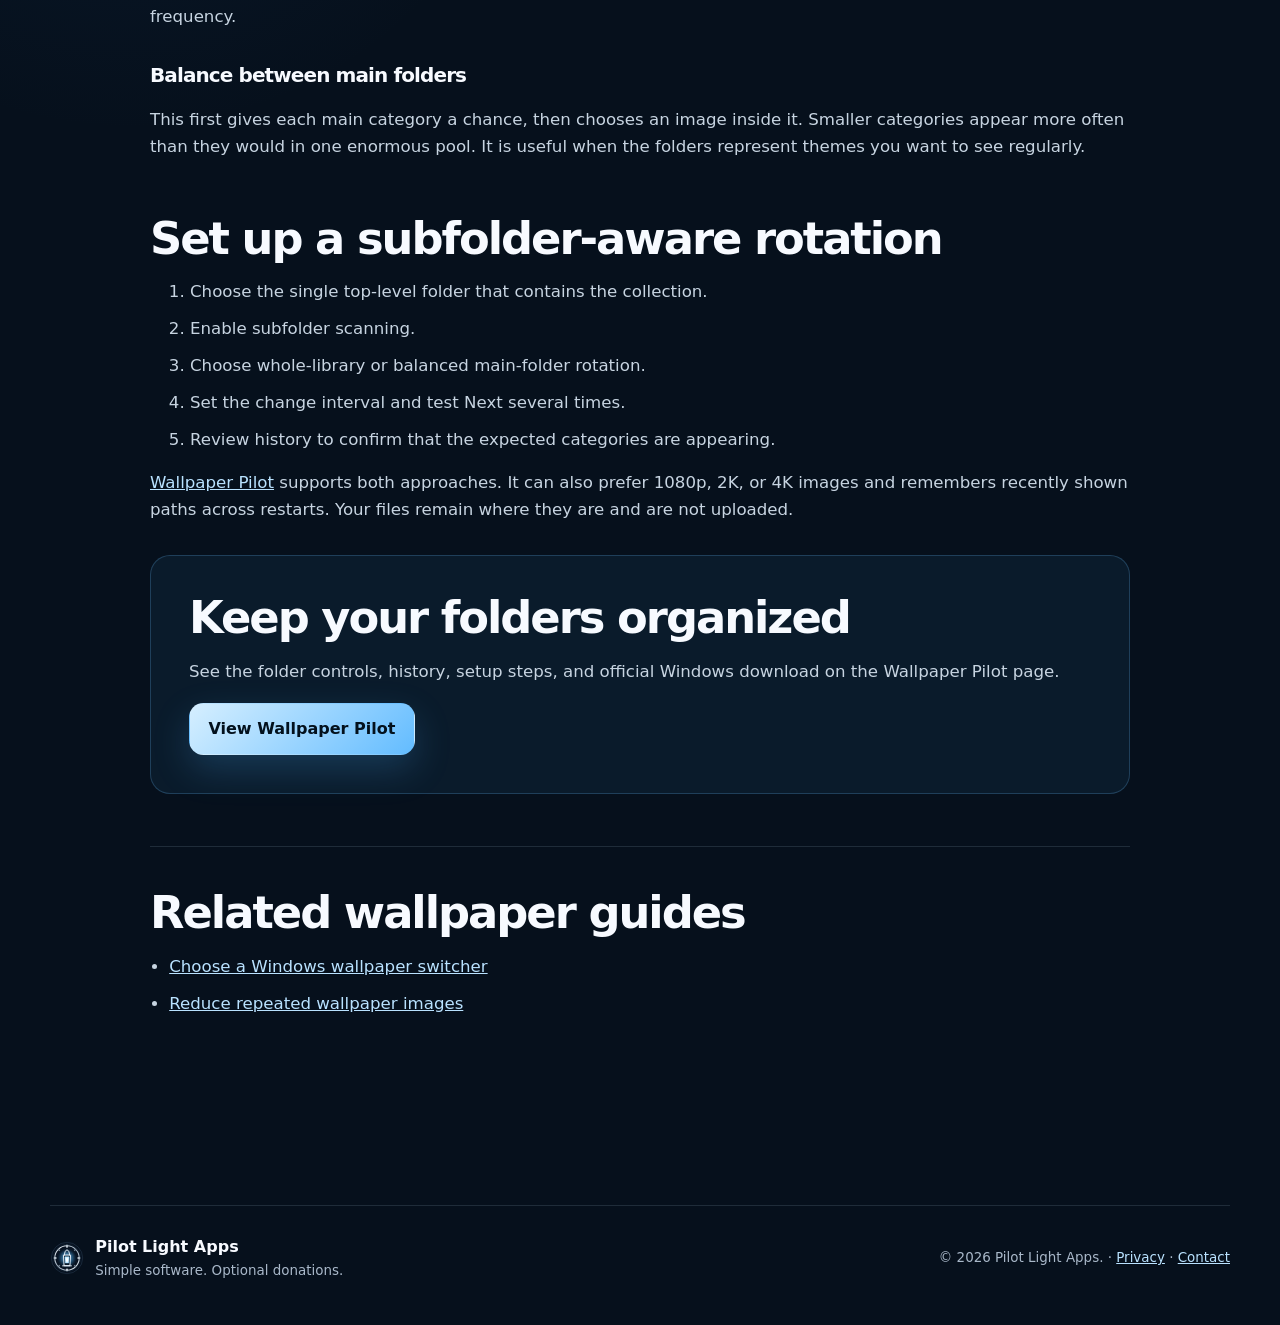
<file: shuffle-wallpaper-subfolders-windows.html>
<!doctype html>
<html lang="en">
<head>
  <meta charset="utf-8"><meta name="viewport" content="width=device-width, initial-scale=1">
  <meta name="description" content="Shuffle Windows wallpapers from a main folder and its subfolders while keeping an organized local collection intact.">
  <meta name="theme-color" content="#07111f"><meta property="og:title" content="Shuffle Wallpaper Folders and Subfolders on Windows"><meta property="og:description" content="Rotate an organized local wallpaper library without flattening it into one folder."><meta property="og:type" content="article"><meta property="og:url" content="https://pilotlightapps.com/shuffle-wallpaper-subfolders-windows.html">
  <title>Shuffle Wallpaper Folders and Subfolders on Windows | Pilot Light Apps</title>
  <link rel="canonical" href="https://pilotlightapps.com/shuffle-wallpaper-subfolders-windows.html"><link rel="icon" href="assets/pilot-light-logo.svg" type="image/svg+xml"><link rel="stylesheet" href="styles.css?v=20260822-seo1">
  <script type="application/ld+json">{"@context":"https://schema.org","@type":"TechArticle","headline":"Shuffle Wallpaper Folders and Subfolders on Windows","description":"How to rotate wallpapers from nested folders without flattening a local collection.","datePublished":"2026-08-22","dateModified":"2026-08-22","author":{"@type":"Organization","name":"Pilot Light Apps"},"publisher":{"@type":"Organization","name":"Pilot Light Apps","url":"https://pilotlightapps.com/"},"mainEntityOfPage":"https://pilotlightapps.com/shuffle-wallpaper-subfolders-windows.html"}</script>
</head>
<body>
  <a class="skip-link" href="#guide">Skip to guide</a>
  <header class="site-header"><a class="brand" href="index.html" aria-label="Pilot Light Apps home"><img src="assets/pilot-light-logo.svg" alt="" width="44" height="44"><span>Pilot Light Apps</span></a><nav aria-label="Main navigation"><a href="index.html#apps">Apps</a><a href="index.html#guides">Guides</a><a href="index.html#about">About</a><a href="index.html#contact">Contact</a></nav></header>
  <main id="guide" class="guide-main">
    <header class="guide-hero"><a class="guide-breadcrumb" href="wallpaper-pilot.html">← Wallpaper Pilot</a><p class="eyebrow">Windows wallpaper guide</p><h1>Shuffle wallpaper folders and subfolders on Windows</h1><p class="hero-text">You should not have to flatten a carefully organized wallpaper library just to rotate it. Choose one top-level folder, include nested folders, and decide whether every file or every category should get the fairest chance.</p></header>
    <article class="guide-article">
      <div class="guide-summary"><strong>Short answer:</strong> Keep your existing folder tree. Use a wallpaper switcher that can scan subfolders recursively, then choose between a whole-library shuffle and a balanced main-folder rotation.</div>
      <h2>Why one large wallpaper folder is inconvenient</h2>
      <p>A collection often grows into categories such as Landscapes, Space, Abstract, Games, and Photography. Moving every file into one folder removes that useful organization. It can also make it harder to add, remove, back up, or browse a category later.</p>
      <p>If the Windows slideshow is not showing pictures from nested folders the way you expect, verify the selected folder and test a picture from a subfolder. Rather than reorganizing the entire library, a recursive local switcher can scan downward from one folder.</p>
      <h2>Two fair ways to shuffle nested folders</h2>
      <h3>Shuffle every eligible image together</h3>
      <p>This treats the entire library as one pool. A folder containing 5,000 images will appear much more often than a folder containing 100. That is mathematically fair to individual files and works well when folder size should determine frequency.</p>
      <h3>Balance between main folders</h3>
      <p>This first gives each main category a chance, then chooses an image inside it. Smaller categories appear more often than they would in one enormous pool. It is useful when the folders represent themes you want to see regularly.</p>
      <h2>Set up a subfolder-aware rotation</h2>
      <ol>
        <li>Choose the single top-level folder that contains the collection.</li>
        <li>Enable subfolder scanning.</li>
        <li>Choose whole-library or balanced main-folder rotation.</li>
        <li>Set the change interval and test Next several times.</li>
        <li>Review history to confirm that the expected categories are appearing.</li>
      </ol>
      <p><a href="wallpaper-pilot.html">Wallpaper Pilot</a> supports both approaches. It can also prefer 1080p, 2K, or 4K images and remembers recently shown paths across restarts. Your files remain where they are and are not uploaded.</p>
      <div class="guide-callout"><h2>Keep your folders organized</h2><p>See the folder controls, history, setup steps, and official Windows download on the Wallpaper Pilot page.</p><a class="button primary" href="wallpaper-pilot.html">View Wallpaper Pilot</a></div>
      <section class="related-guides"><h2>Related wallpaper guides</h2><ul><li><a href="windows-wallpaper-switcher.html">Choose a Windows wallpaper switcher</a></li><li><a href="stop-windows-wallpaper-repeating.html">Reduce repeated wallpaper images</a></li></ul></section>
    </article>
  </main>
  <footer><div class="footer-brand"><img src="assets/pilot-light-logo.svg" alt="" width="34" height="34"><div><strong>Pilot Light Apps</strong><span>Simple software. Optional donations.</span></div></div><p>© <span id="year"></span> Pilot Light Apps. · <a class="footer-contact" href="privacy.html">Privacy</a> · <a class="contact-link footer-contact" href="#">Contact</a></p></footer><div id="toast" class="toast" role="status" aria-live="polite"></div><script src="site-config.js?v=20260822-seo1"></script><script src="app.js?v=20260822-seo1"></script><script defer src="https://static.cloudflareinsights.com/beacon.min.js" data-cf-beacon='{"token":"aff3e8f6812e48f08ca1f6ff199ee934"}'></script>
</body>
</html>
</file>
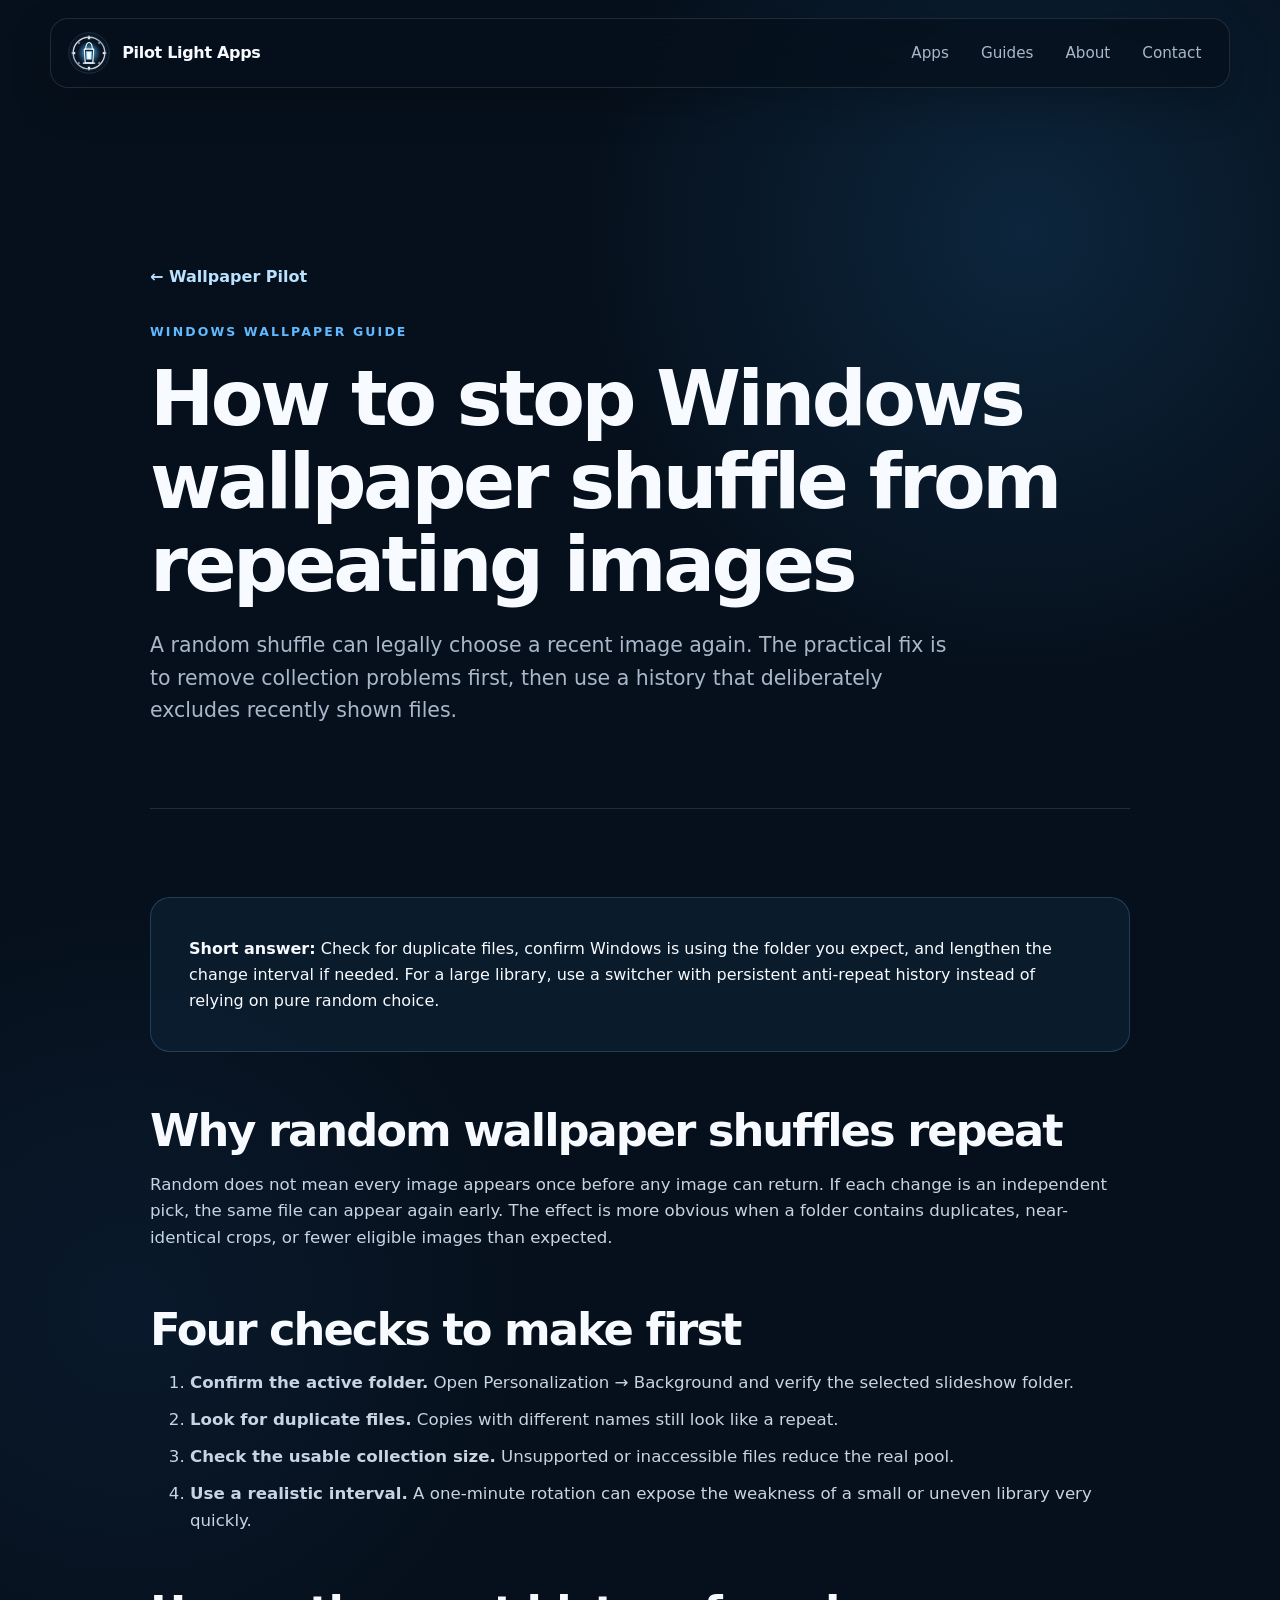
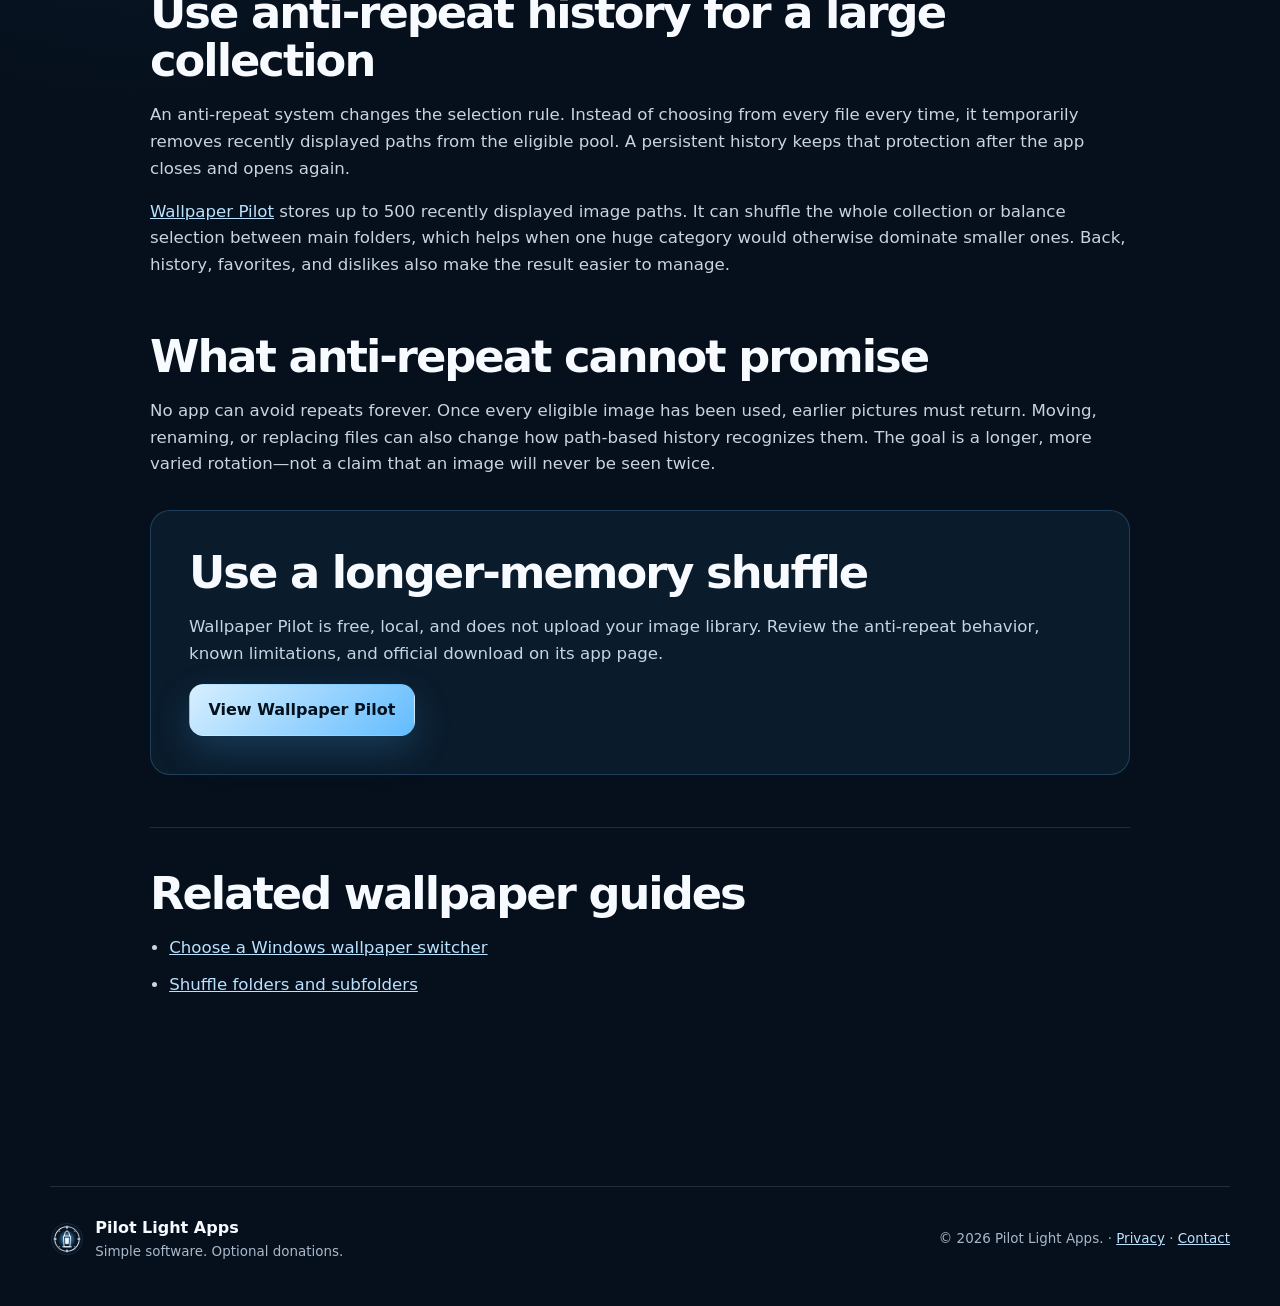
<file: stop-windows-wallpaper-repeating.html>
<!doctype html>
<html lang="en">
<head>
  <meta charset="utf-8"><meta name="viewport" content="width=device-width, initial-scale=1">
  <meta name="description" content="Reduce repeated Windows wallpaper images with practical collection checks and persistent anti-repeat history.">
  <meta name="theme-color" content="#07111f"><meta property="og:title" content="Stop Windows Wallpaper Shuffle From Repeating"><meta property="og:description" content="Why random wallpaper shuffles repeat and what to do about it."><meta property="og:type" content="article"><meta property="og:url" content="https://pilotlightapps.com/stop-windows-wallpaper-repeating.html">
  <title>Stop Windows Wallpaper Shuffle From Repeating | Pilot Light Apps</title>
  <link rel="canonical" href="https://pilotlightapps.com/stop-windows-wallpaper-repeating.html"><link rel="icon" href="assets/pilot-light-logo.svg" type="image/svg+xml"><link rel="stylesheet" href="styles.css?v=20260822-seo1">
  <script type="application/ld+json">{"@context":"https://schema.org","@type":"TechArticle","headline":"Stop Windows Wallpaper Shuffle From Repeating","description":"Practical ways to reduce repeated images in a Windows wallpaper slideshow.","datePublished":"2026-08-22","dateModified":"2026-08-22","author":{"@type":"Organization","name":"Pilot Light Apps"},"publisher":{"@type":"Organization","name":"Pilot Light Apps","url":"https://pilotlightapps.com/"},"mainEntityOfPage":"https://pilotlightapps.com/stop-windows-wallpaper-repeating.html"}</script>
</head>
<body>
  <a class="skip-link" href="#guide">Skip to guide</a>
  <header class="site-header"><a class="brand" href="index.html" aria-label="Pilot Light Apps home"><img src="assets/pilot-light-logo.svg" alt="" width="44" height="44"><span>Pilot Light Apps</span></a><nav aria-label="Main navigation"><a href="index.html#apps">Apps</a><a href="index.html#guides">Guides</a><a href="index.html#about">About</a><a href="index.html#contact">Contact</a></nav></header>
  <main id="guide" class="guide-main">
    <header class="guide-hero"><a class="guide-breadcrumb" href="wallpaper-pilot.html">← Wallpaper Pilot</a><p class="eyebrow">Windows wallpaper guide</p><h1>How to stop Windows wallpaper shuffle from repeating images</h1><p class="hero-text">A random shuffle can legally choose a recent image again. The practical fix is to remove collection problems first, then use a history that deliberately excludes recently shown files.</p></header>
    <article class="guide-article">
      <div class="guide-summary"><strong>Short answer:</strong> Check for duplicate files, confirm Windows is using the folder you expect, and lengthen the change interval if needed. For a large library, use a switcher with persistent anti-repeat history instead of relying on pure random choice.</div>
      <h2>Why random wallpaper shuffles repeat</h2>
      <p>Random does not mean every image appears once before any image can return. If each change is an independent pick, the same file can appear again early. The effect is more obvious when a folder contains duplicates, near-identical crops, or fewer eligible images than expected.</p>
      <h2>Four checks to make first</h2>
      <ol>
        <li><strong>Confirm the active folder.</strong> Open Personalization → Background and verify the selected slideshow folder.</li>
        <li><strong>Look for duplicate files.</strong> Copies with different names still look like a repeat.</li>
        <li><strong>Check the usable collection size.</strong> Unsupported or inaccessible files reduce the real pool.</li>
        <li><strong>Use a realistic interval.</strong> A one-minute rotation can expose the weakness of a small or uneven library very quickly.</li>
      </ol>
      <h2>Use anti-repeat history for a large collection</h2>
      <p>An anti-repeat system changes the selection rule. Instead of choosing from every file every time, it temporarily removes recently displayed paths from the eligible pool. A persistent history keeps that protection after the app closes and opens again.</p>
      <p><a href="wallpaper-pilot.html">Wallpaper Pilot</a> stores up to 500 recently displayed image paths. It can shuffle the whole collection or balance selection between main folders, which helps when one huge category would otherwise dominate smaller ones. Back, history, favorites, and dislikes also make the result easier to manage.</p>
      <h2>What anti-repeat cannot promise</h2>
      <p>No app can avoid repeats forever. Once every eligible image has been used, earlier pictures must return. Moving, renaming, or replacing files can also change how path-based history recognizes them. The goal is a longer, more varied rotation—not a claim that an image will never be seen twice.</p>
      <div class="guide-callout"><h2>Use a longer-memory shuffle</h2><p>Wallpaper Pilot is free, local, and does not upload your image library. Review the anti-repeat behavior, known limitations, and official download on its app page.</p><a class="button primary" href="wallpaper-pilot.html">View Wallpaper Pilot</a></div>
      <section class="related-guides"><h2>Related wallpaper guides</h2><ul><li><a href="windows-wallpaper-switcher.html">Choose a Windows wallpaper switcher</a></li><li><a href="shuffle-wallpaper-subfolders-windows.html">Shuffle folders and subfolders</a></li></ul></section>
    </article>
  </main>
  <footer><div class="footer-brand"><img src="assets/pilot-light-logo.svg" alt="" width="34" height="34"><div><strong>Pilot Light Apps</strong><span>Simple software. Optional donations.</span></div></div><p>© <span id="year"></span> Pilot Light Apps. · <a class="footer-contact" href="privacy.html">Privacy</a> · <a class="contact-link footer-contact" href="#">Contact</a></p></footer><div id="toast" class="toast" role="status" aria-live="polite"></div><script src="site-config.js?v=20260822-seo1"></script><script src="app.js?v=20260822-seo1"></script><script defer src="https://static.cloudflareinsights.com/beacon.min.js" data-cf-beacon='{"token":"aff3e8f6812e48f08ca1f6ff199ee934"}'></script>
</body>
</html>
</file>
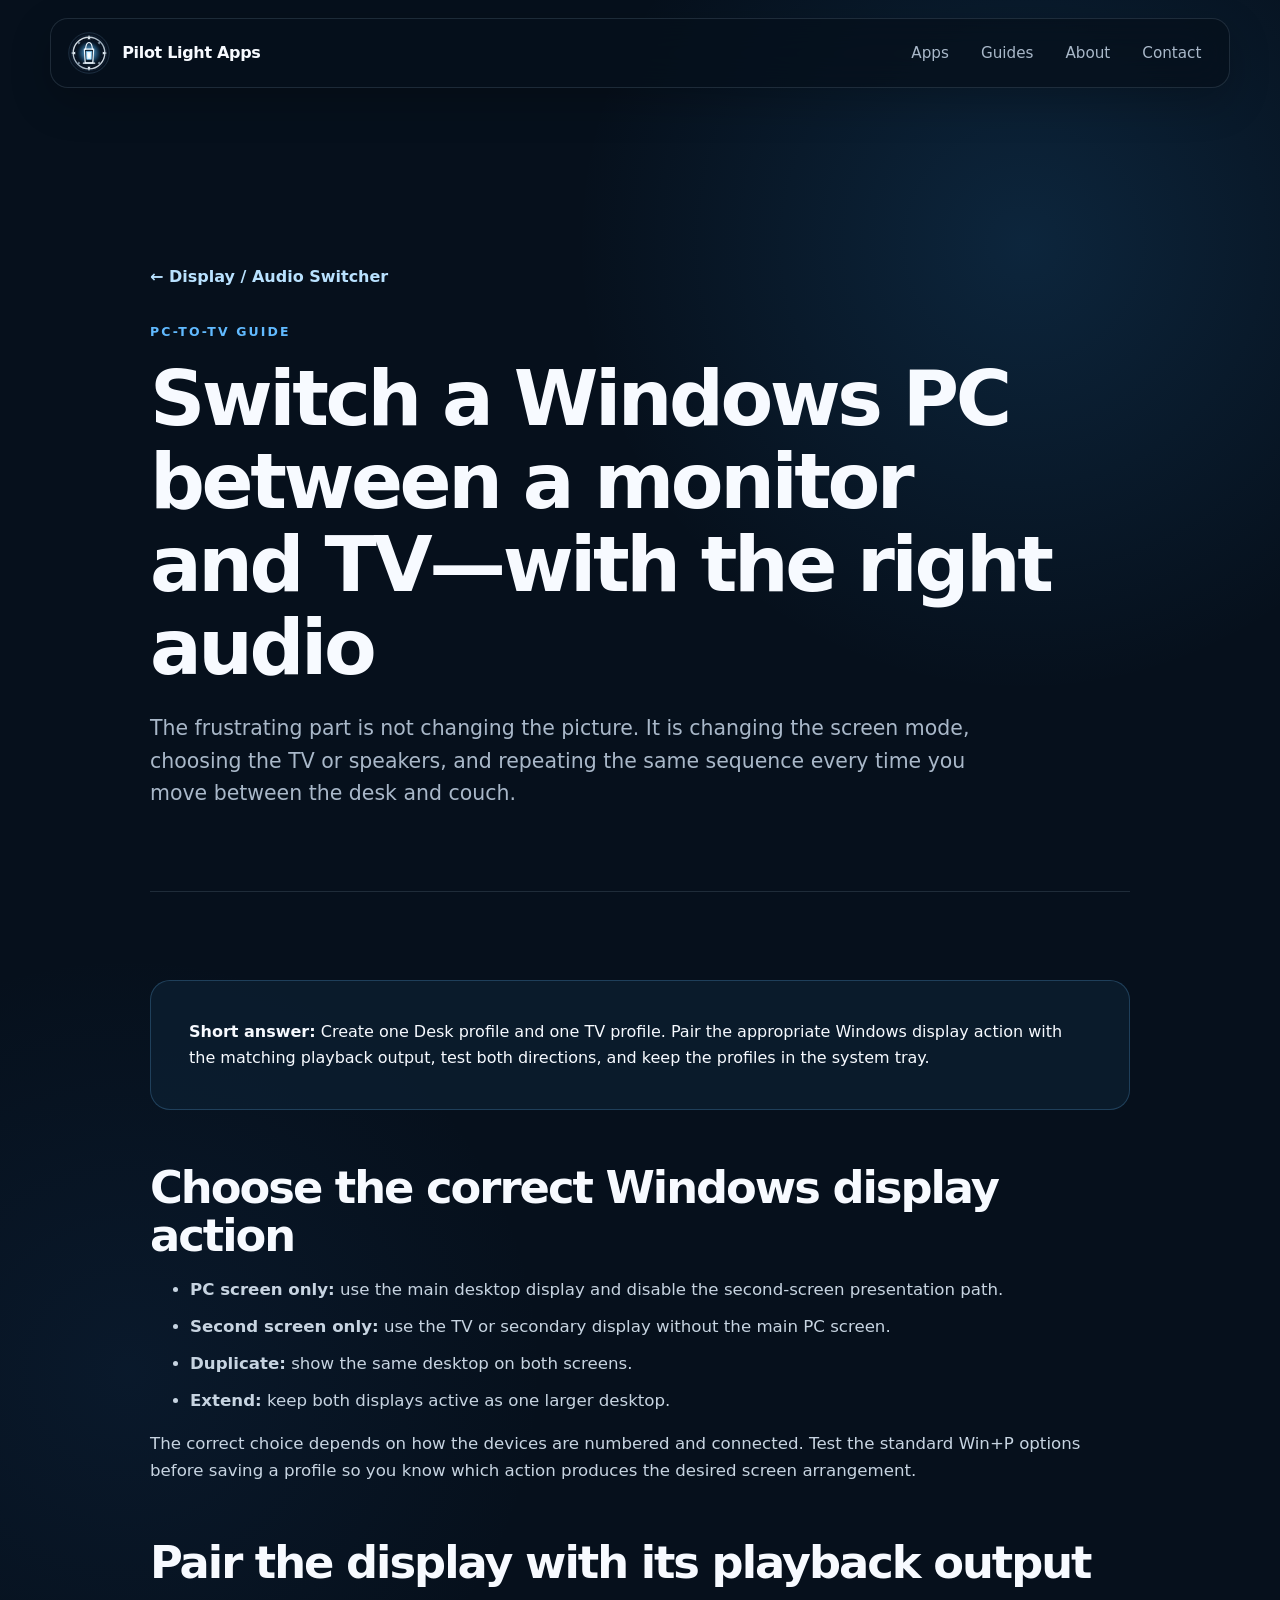
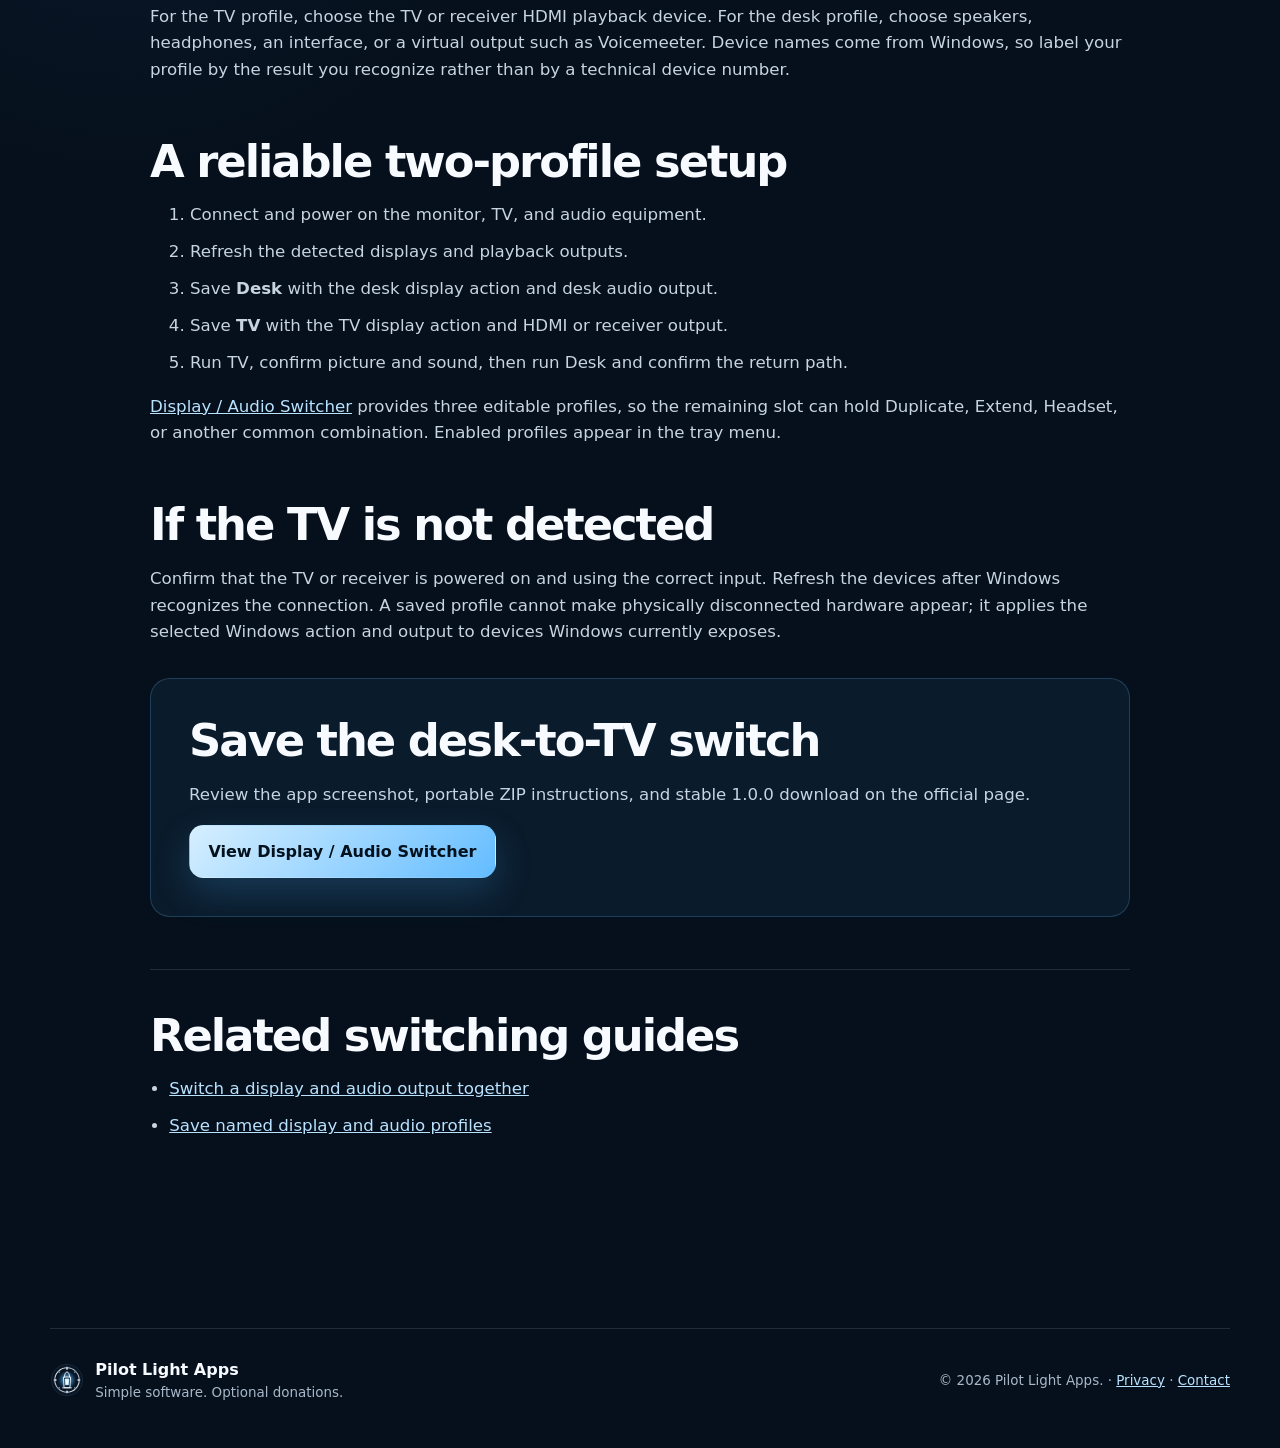
<file: switch-pc-monitor-tv-audio.html>
<!doctype html>
<html lang="en">
<head>
  <meta charset="utf-8"><meta name="viewport" content="width=device-width, initial-scale=1">
  <meta name="description" content="Switch a Windows PC between a desk monitor and TV while changing the display mode and sound output together.">
  <meta name="theme-color" content="#07111f"><meta property="og:title" content="Switch a Windows PC Between Monitor and TV With Audio"><meta property="og:description" content="Save repeatable desk and TV screen-and-sound setups."><meta property="og:type" content="article"><meta property="og:url" content="https://pilotlightapps.com/switch-pc-monitor-tv-audio.html">
  <title>Switch a Windows PC Between Monitor and TV With Audio</title>
  <link rel="canonical" href="https://pilotlightapps.com/switch-pc-monitor-tv-audio.html"><link rel="icon" href="assets/pilot-light-logo.svg" type="image/svg+xml"><link rel="stylesheet" href="styles.css?v=20260822-seo1">
  <script type="application/ld+json">{"@context":"https://schema.org","@type":"TechArticle","headline":"Switch a Windows PC Between Monitor and TV With Audio","description":"A repeatable way to change both screen mode and playback output when moving between a monitor and TV.","datePublished":"2026-08-22","dateModified":"2026-08-22","author":{"@type":"Organization","name":"Pilot Light Apps"},"publisher":{"@type":"Organization","name":"Pilot Light Apps","url":"https://pilotlightapps.com/"},"mainEntityOfPage":"https://pilotlightapps.com/switch-pc-monitor-tv-audio.html"}</script>
</head>
<body>
  <a class="skip-link" href="#guide">Skip to guide</a><header class="site-header"><a class="brand" href="index.html" aria-label="Pilot Light Apps home"><img src="assets/pilot-light-logo.svg" alt="" width="44" height="44"><span>Pilot Light Apps</span></a><nav aria-label="Main navigation"><a href="index.html#apps">Apps</a><a href="index.html#guides">Guides</a><a href="index.html#about">About</a><a href="index.html#contact">Contact</a></nav></header>
  <main id="guide" class="guide-main">
    <header class="guide-hero"><a class="guide-breadcrumb" href="display-audio-switcher.html">← Display / Audio Switcher</a><p class="eyebrow">PC-to-TV guide</p><h1>Switch a Windows PC between a monitor and TV—with the right audio</h1><p class="hero-text">The frustrating part is not changing the picture. It is changing the screen mode, choosing the TV or speakers, and repeating the same sequence every time you move between the desk and couch.</p></header>
    <article class="guide-article">
      <div class="guide-summary"><strong>Short answer:</strong> Create one Desk profile and one TV profile. Pair the appropriate Windows display action with the matching playback output, test both directions, and keep the profiles in the system tray.</div>
      <h2>Choose the correct Windows display action</h2>
      <ul>
        <li><strong>PC screen only:</strong> use the main desktop display and disable the second-screen presentation path.</li>
        <li><strong>Second screen only:</strong> use the TV or secondary display without the main PC screen.</li>
        <li><strong>Duplicate:</strong> show the same desktop on both screens.</li>
        <li><strong>Extend:</strong> keep both displays active as one larger desktop.</li>
      </ul>
      <p>The correct choice depends on how the devices are numbered and connected. Test the standard Win+P options before saving a profile so you know which action produces the desired screen arrangement.</p>
      <h2>Pair the display with its playback output</h2>
      <p>For the TV profile, choose the TV or receiver HDMI playback device. For the desk profile, choose speakers, headphones, an interface, or a virtual output such as Voicemeeter. Device names come from Windows, so label your profile by the result you recognize rather than by a technical device number.</p>
      <h2>A reliable two-profile setup</h2>
      <ol>
        <li>Connect and power on the monitor, TV, and audio equipment.</li>
        <li>Refresh the detected displays and playback outputs.</li>
        <li>Save <strong>Desk</strong> with the desk display action and desk audio output.</li>
        <li>Save <strong>TV</strong> with the TV display action and HDMI or receiver output.</li>
        <li>Run TV, confirm picture and sound, then run Desk and confirm the return path.</li>
      </ol>
      <p><a href="display-audio-switcher.html">Display / Audio Switcher</a> provides three editable profiles, so the remaining slot can hold Duplicate, Extend, Headset, or another common combination. Enabled profiles appear in the tray menu.</p>
      <h2>If the TV is not detected</h2>
      <p>Confirm that the TV or receiver is powered on and using the correct input. Refresh the devices after Windows recognizes the connection. A saved profile cannot make physically disconnected hardware appear; it applies the selected Windows action and output to devices Windows currently exposes.</p>
      <div class="guide-callout"><h2>Save the desk-to-TV switch</h2><p>Review the app screenshot, portable ZIP instructions, and stable 1.0.0 download on the official page.</p><a class="button primary" href="display-audio-switcher.html">View Display / Audio Switcher</a></div>
      <section class="related-guides"><h2>Related switching guides</h2><ul><li><a href="windows-display-audio-switcher.html">Switch a display and audio output together</a></li><li><a href="save-display-audio-profiles-windows.html">Save named display and audio profiles</a></li></ul></section>
    </article>
  </main>
  <footer><div class="footer-brand"><img src="assets/pilot-light-logo.svg" alt="" width="34" height="34"><div><strong>Pilot Light Apps</strong><span>Simple software. Optional donations.</span></div></div><p>© <span id="year"></span> Pilot Light Apps. · <a class="footer-contact" href="privacy.html">Privacy</a> · <a class="contact-link footer-contact" href="#">Contact</a></p></footer><div id="toast" class="toast" role="status" aria-live="polite"></div><script src="site-config.js?v=20260822-seo1"></script><script src="app.js?v=20260822-seo1"></script><script defer src="https://static.cloudflareinsights.com/beacon.min.js" data-cf-beacon='{"token":"aff3e8f6812e48f08ca1f6ff199ee934"}'></script>
</body>
</html>
</file>
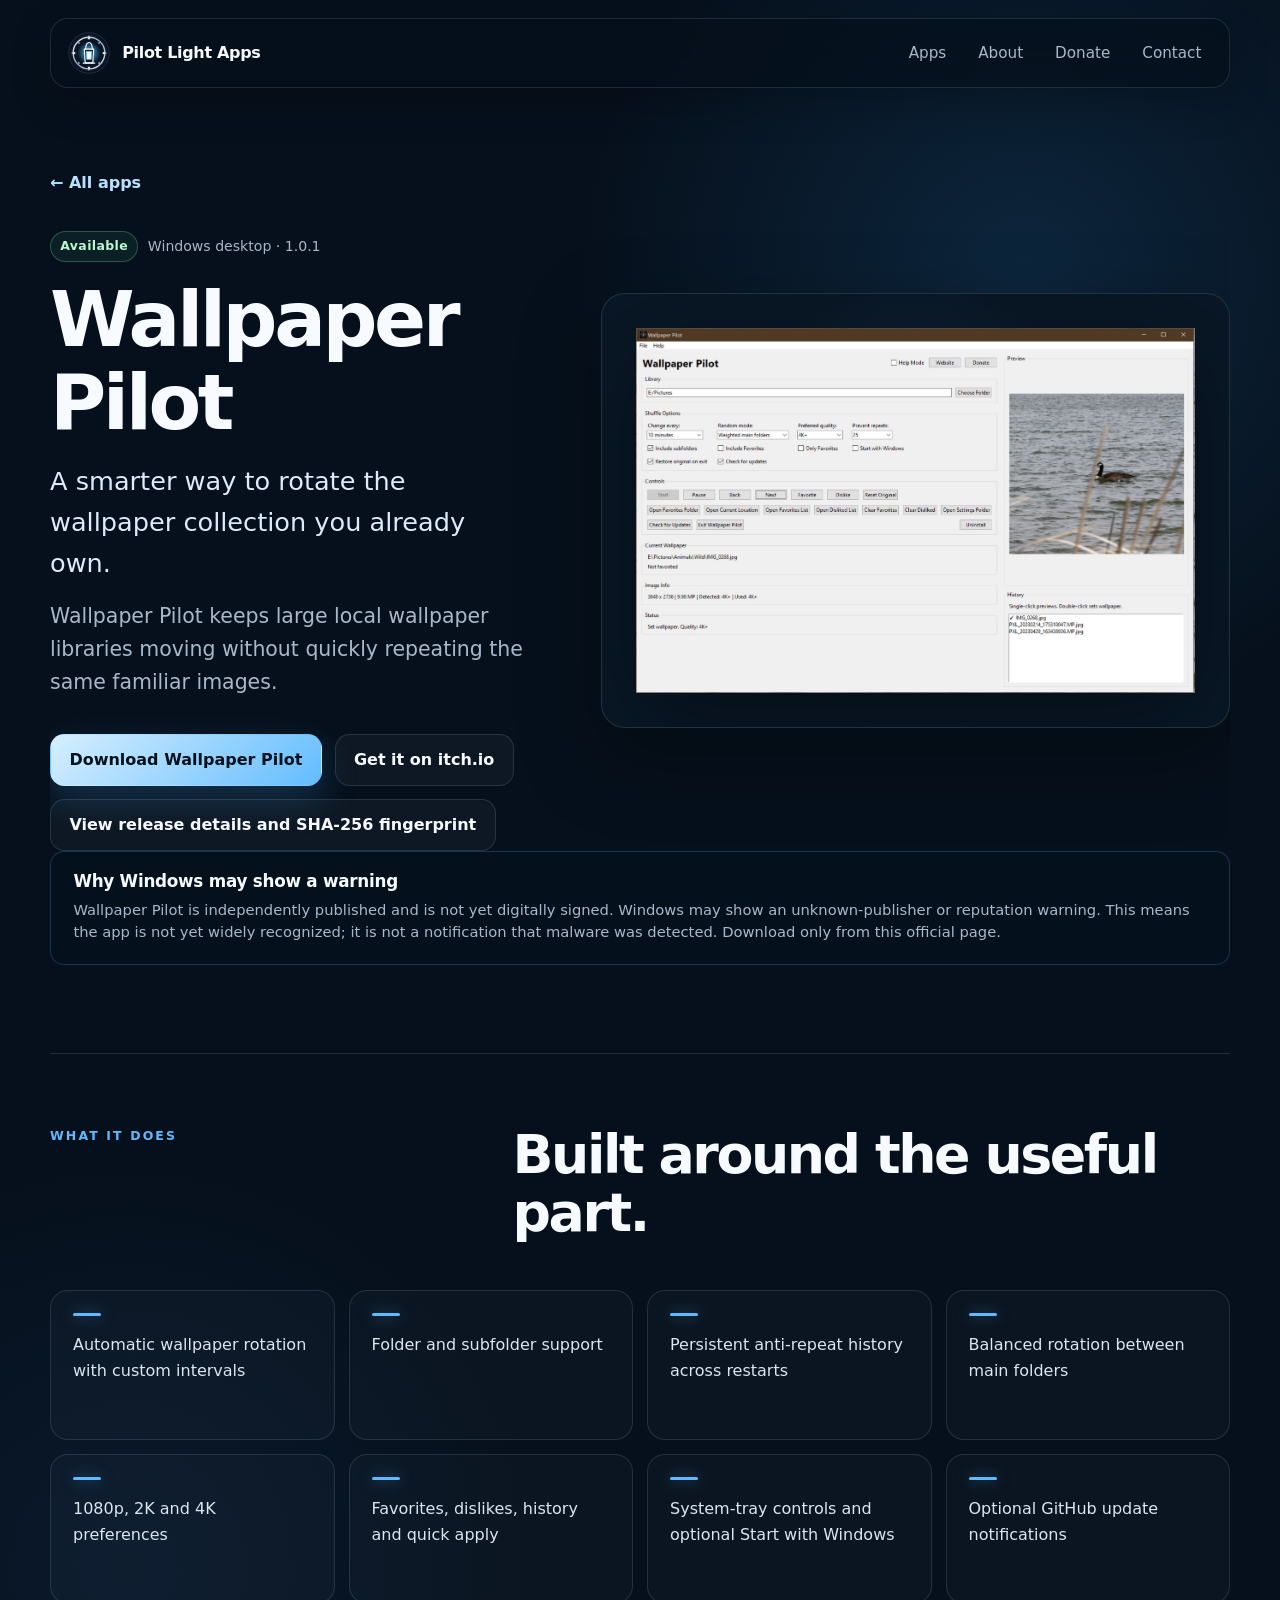
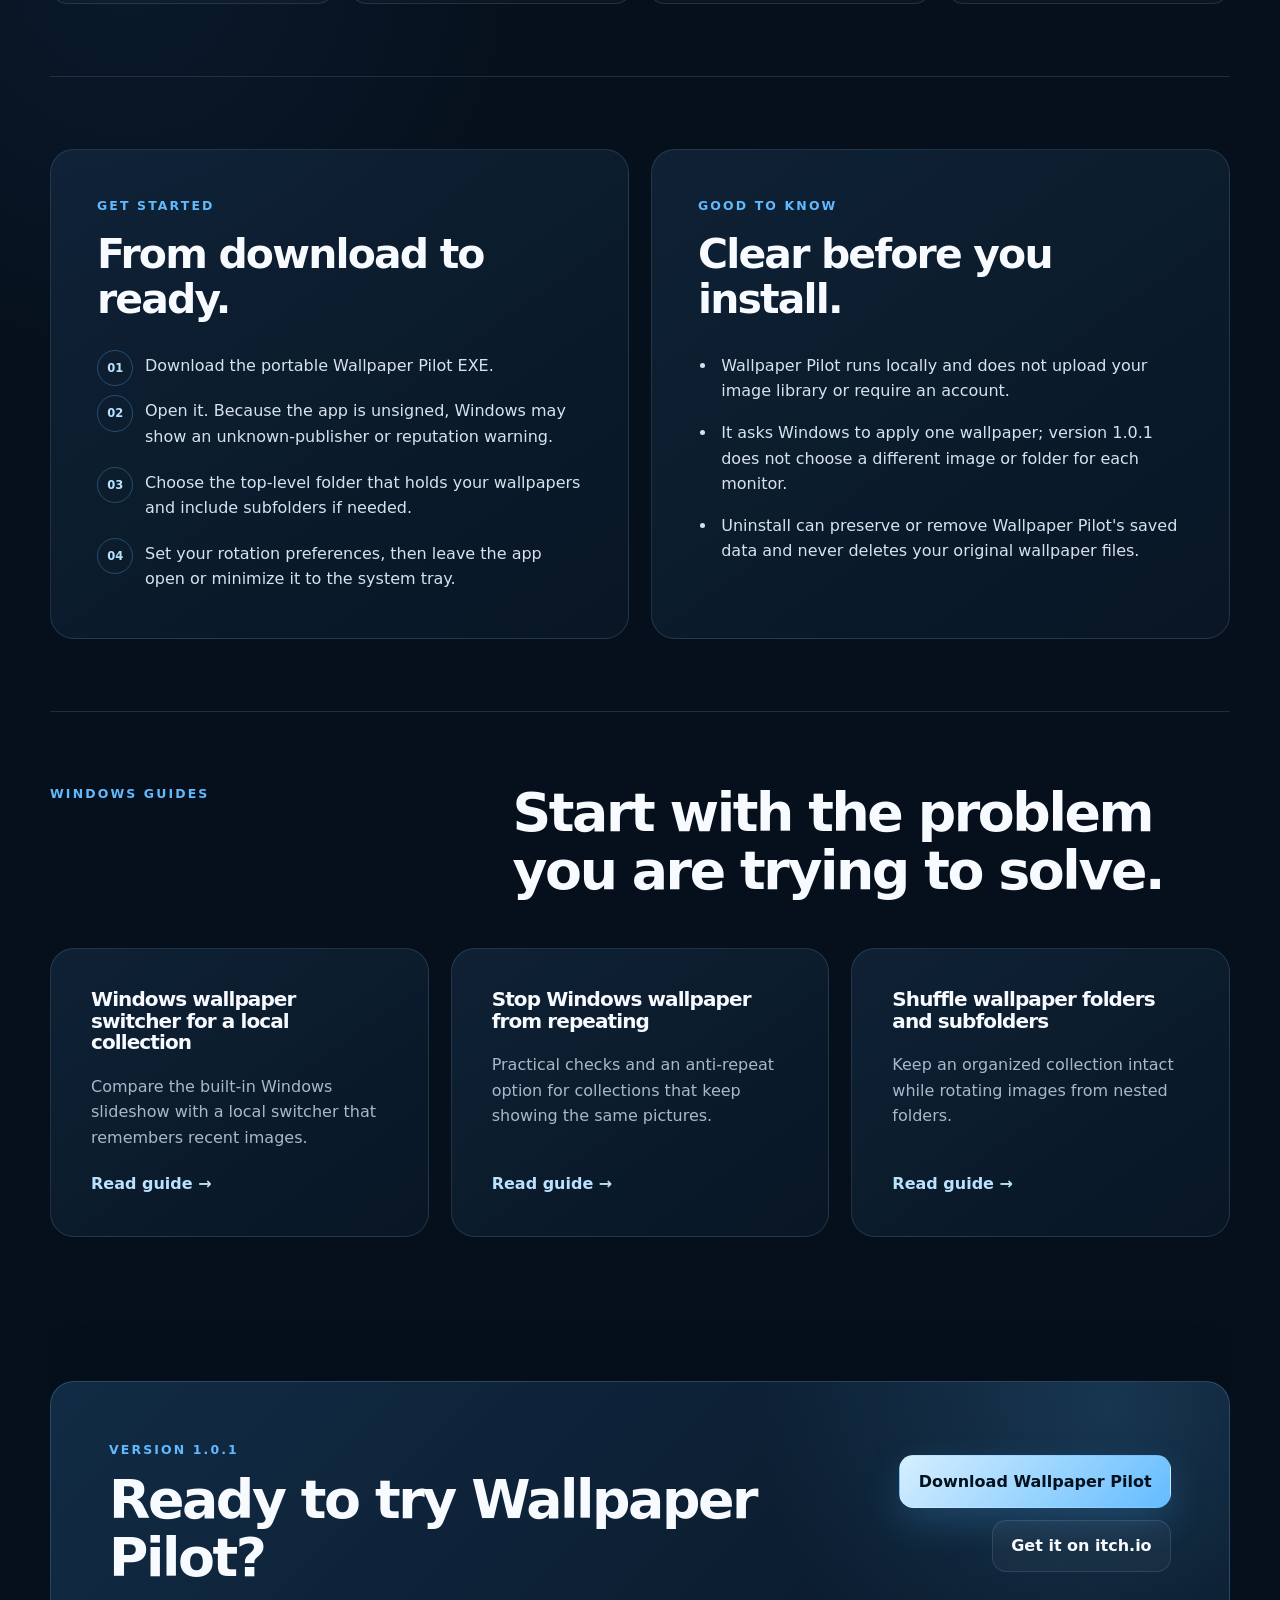
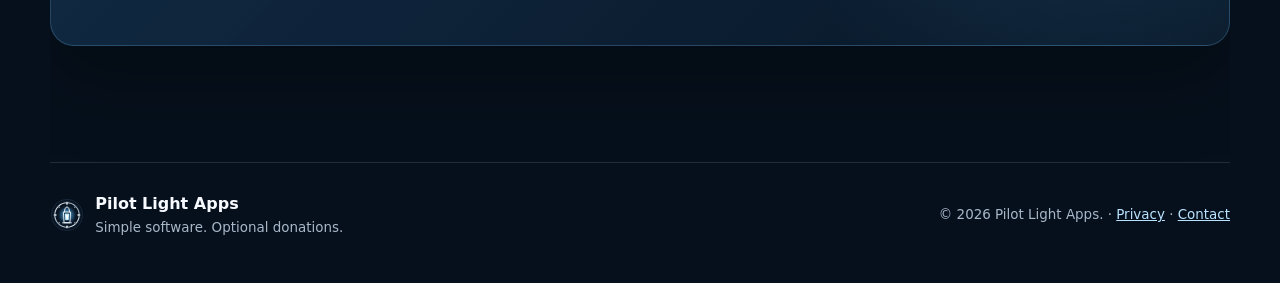
<file: wallpaper-pilot.html>
<!doctype html>
<html lang="en">
<head>
  <meta charset="utf-8">
  <meta name="viewport" content="width=device-width, initial-scale=1">
  <meta name="description" content="Wallpaper Pilot is a free local Windows wallpaper shuffler with persistent anti-repeat memory and folder/subfolder support.">
  <meta name="theme-color" content="#07111f">
  <meta property="og:title" content="Wallpaper Pilot | Pilot Light Apps">
  <meta property="og:description" content="Rotate large local wallpaper collections without quickly repeating the same images.">
  <meta property="og:type" content="website">
  <meta property="og:url" content="https://pilotlightapps.com/wallpaper-pilot.html">
  <meta property="og:image" content="https://pilotlightapps.com/assets/wallpaper-pilot-screenshot.png">
  <title>Wallpaper Pilot — Windows Wallpaper Switcher Without Quick Repeats</title>
  <link rel="canonical" href="https://pilotlightapps.com/wallpaper-pilot.html">
  <link rel="icon" href="assets/pilot-light-logo.svg" type="image/svg+xml">
  <link rel="stylesheet" href="styles.css?v=20260824-distribution1">
  <script type="application/ld+json">
  {
    "@context": "https://schema.org",
    "@type": "SoftwareApplication",
    "name": "Wallpaper Pilot",
    "operatingSystem": "Windows",
    "applicationCategory": "UtilitiesApplication",
    "softwareVersion": "1.0.1",
    "description": "A free local Windows wallpaper switcher with persistent anti-repeat history and folder and subfolder support.",
    "image": "https://pilotlightapps.com/assets/wallpaper-pilot-screenshot.png",
    "downloadUrl": "https://github.com/pilotlightapps/Pilot-Light-Apps/releases/download/v1.0.1/Wallpaper-Pilot.exe",
    "sameAs": ["https://echoofhumanity50.itch.io/wallpaper-pilot"],
    "publisher": {"@type": "Organization", "name": "Pilot Light Apps", "url": "https://pilotlightapps.com/"},
    "offers": {"@type": "Offer", "price": "0", "priceCurrency": "USD"}
  }
  </script>
</head>
<body data-app-slug="wallpaper-pilot">
  <a class="skip-link" href="#app-detail">Skip to Wallpaper Pilot</a>
  <header class="site-header">
    <a class="brand" href="index.html" aria-label="Pilot Light Apps home">
      <img src="assets/pilot-light-logo.svg" alt="" width="44" height="44">
      <span>Pilot Light Apps</span>
    </a>
    <nav aria-label="Main navigation">
      <a href="index.html#apps">Apps</a>
      <a href="index.html#about">About</a>
      <a href="index.html#donate">Donate</a>
      <a href="index.html#contact">Contact</a>
    </nav>
  </header>
  <main id="app-detail" class="app-detail-main"></main>
  <noscript><p class="notice noscript-notice">JavaScript is required to display this app page.</p></noscript>
  <footer>
    <div class="footer-brand">
      <img src="assets/pilot-light-logo.svg" alt="" width="34" height="34">
      <div><strong>Pilot Light Apps</strong><span>Simple software. Optional donations.</span></div>
    </div>
    <p>© <span id="year"></span> Pilot Light Apps. · <a class="footer-contact" href="privacy.html">Privacy</a> · <a class="contact-link footer-contact" href="#">Contact</a></p>
  </footer>
  <div id="toast" class="toast" role="status" aria-live="polite"></div>
  <script src="site-config.js?v=20260822-seo1"></script>
  <script src="apps.js?v=20260824-distribution1"></script>
  <script src="app.js?v=20260824-distribution1"></script>
  <script src="app-detail.js?v=20260824-distribution1"></script>
  <script defer src="https://static.cloudflareinsights.com/beacon.min.js" data-cf-beacon='{"token":"aff3e8f6812e48f08ca1f6ff199ee934"}'></script>
</body>
</html>
</file>
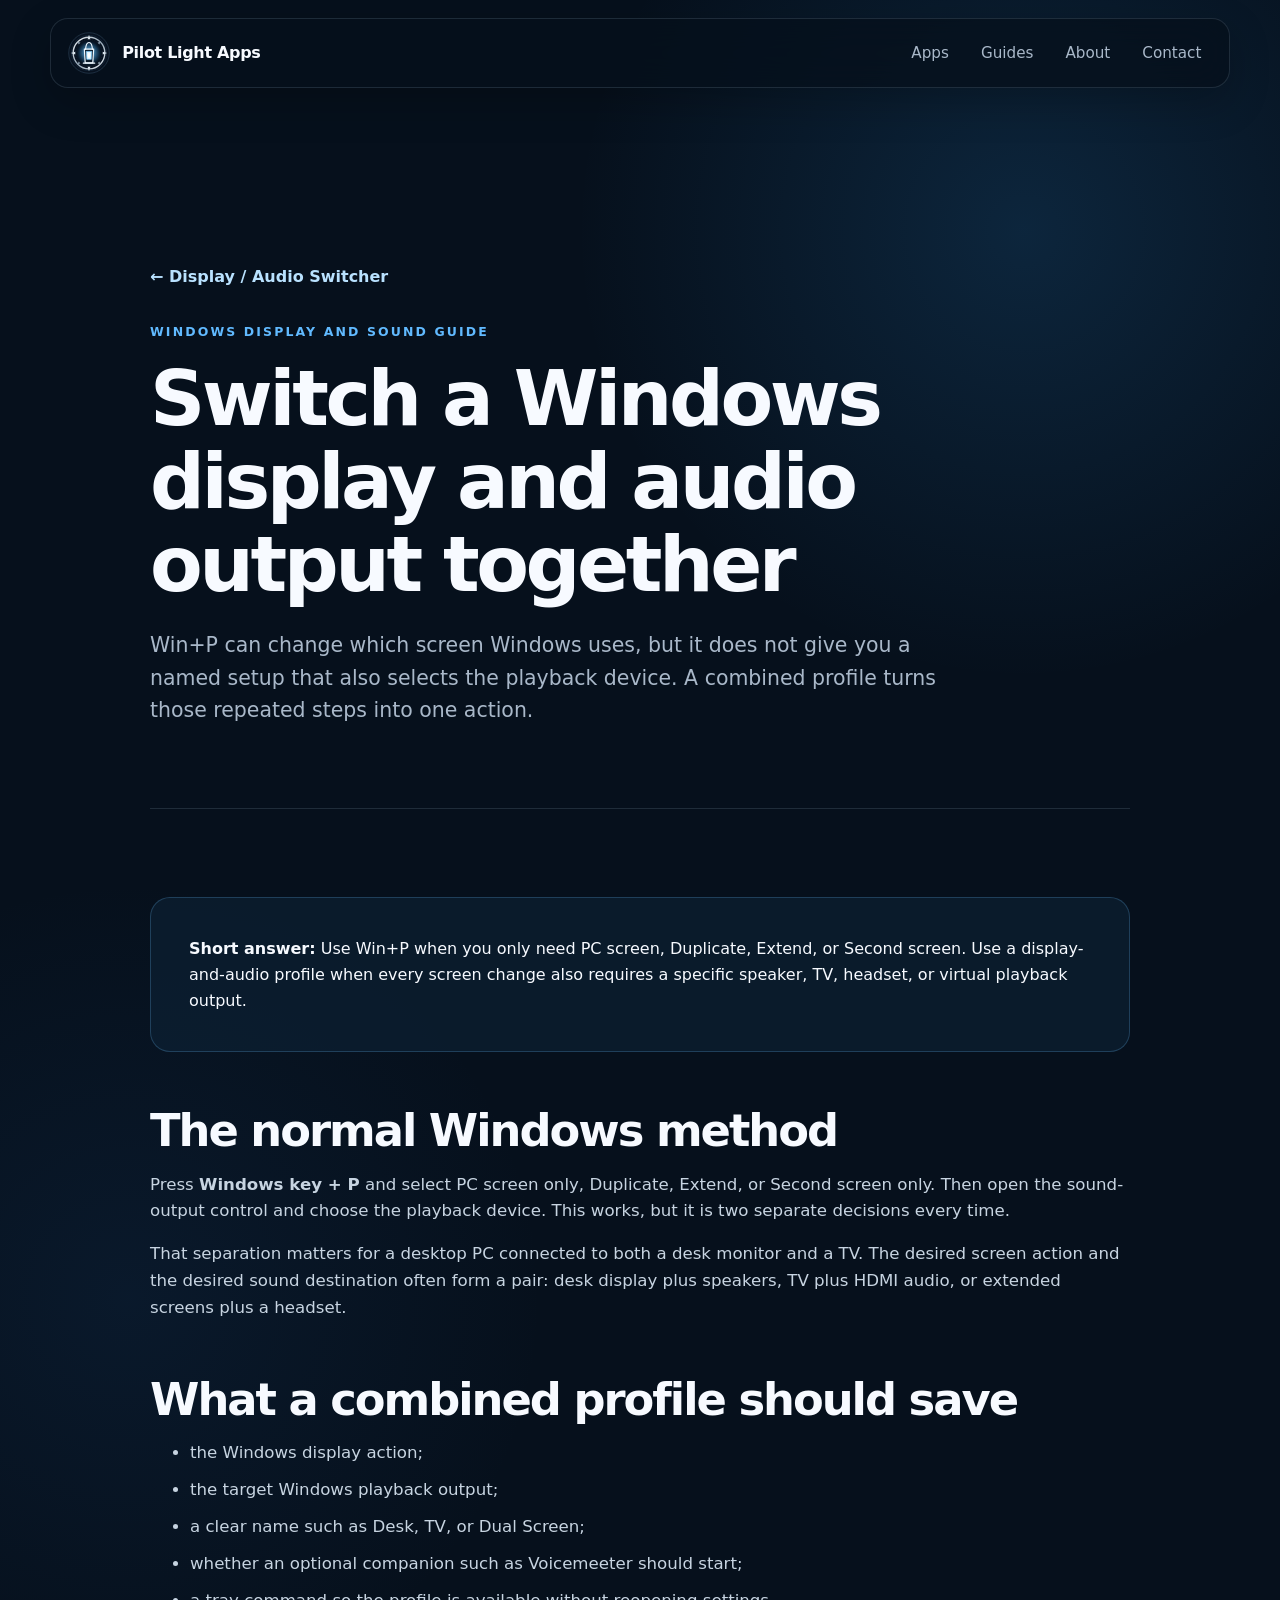
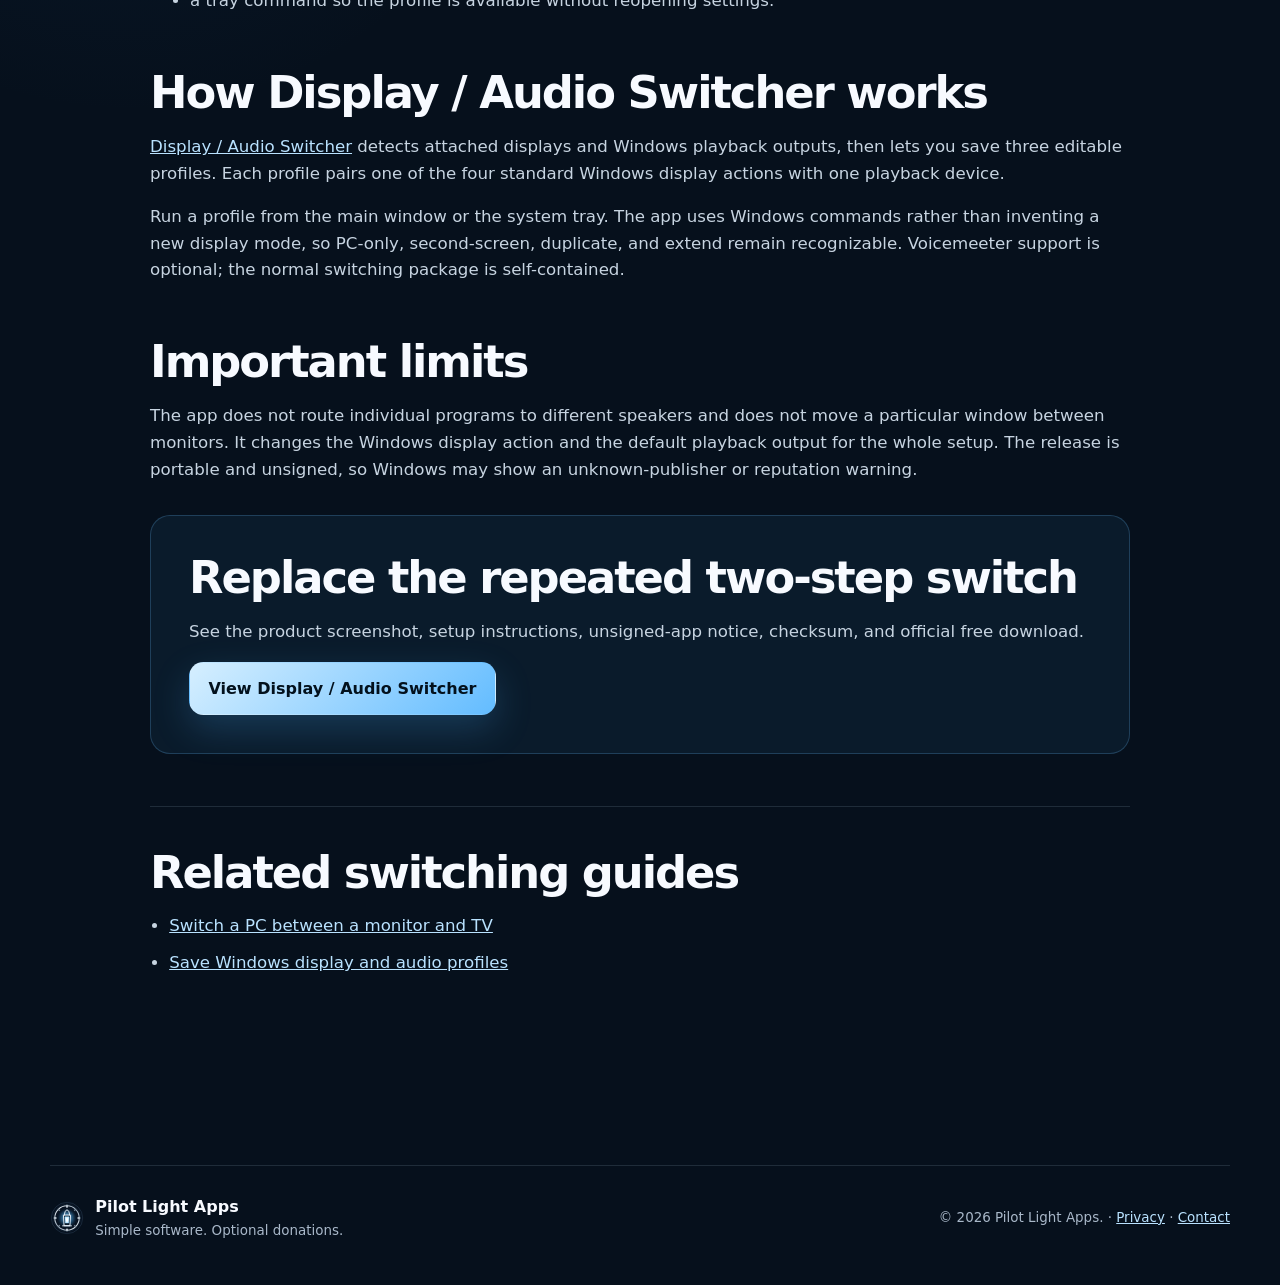
<file: windows-display-audio-switcher.html>
<!doctype html>
<html lang="en">
<head>
  <meta charset="utf-8"><meta name="viewport" content="width=device-width, initial-scale=1">
  <meta name="description" content="Switch a Windows display mode and audio output together with saved monitor, TV, duplicate, or extend profiles.">
  <meta name="theme-color" content="#07111f"><meta property="og:title" content="Windows Display and Audio Switcher"><meta property="og:description" content="Change the screen setup and playback device together instead of doing two separate jobs."><meta property="og:type" content="article"><meta property="og:url" content="https://pilotlightapps.com/windows-display-audio-switcher.html">
  <title>Windows Display and Audio Switcher | Pilot Light Apps</title>
  <link rel="canonical" href="https://pilotlightapps.com/windows-display-audio-switcher.html"><link rel="icon" href="assets/pilot-light-logo.svg" type="image/svg+xml"><link rel="stylesheet" href="styles.css?v=20260822-seo1">
  <script type="application/ld+json">{"@context":"https://schema.org","@type":"TechArticle","headline":"Windows Display and Audio Switcher","description":"How to switch a Windows display action and playback output together.","datePublished":"2026-08-22","dateModified":"2026-08-22","author":{"@type":"Organization","name":"Pilot Light Apps"},"publisher":{"@type":"Organization","name":"Pilot Light Apps","url":"https://pilotlightapps.com/"},"mainEntityOfPage":"https://pilotlightapps.com/windows-display-audio-switcher.html"}</script>
</head>
<body>
  <a class="skip-link" href="#guide">Skip to guide</a><header class="site-header"><a class="brand" href="index.html" aria-label="Pilot Light Apps home"><img src="assets/pilot-light-logo.svg" alt="" width="44" height="44"><span>Pilot Light Apps</span></a><nav aria-label="Main navigation"><a href="index.html#apps">Apps</a><a href="index.html#guides">Guides</a><a href="index.html#about">About</a><a href="index.html#contact">Contact</a></nav></header>
  <main id="guide" class="guide-main">
    <header class="guide-hero"><a class="guide-breadcrumb" href="display-audio-switcher.html">← Display / Audio Switcher</a><p class="eyebrow">Windows display and sound guide</p><h1>Switch a Windows display and audio output together</h1><p class="hero-text">Win+P can change which screen Windows uses, but it does not give you a named setup that also selects the playback device. A combined profile turns those repeated steps into one action.</p></header>
    <article class="guide-article">
      <div class="guide-summary"><strong>Short answer:</strong> Use Win+P when you only need PC screen, Duplicate, Extend, or Second screen. Use a display-and-audio profile when every screen change also requires a specific speaker, TV, headset, or virtual playback output.</div>
      <h2>The normal Windows method</h2>
      <p>Press <strong>Windows key + P</strong> and select PC screen only, Duplicate, Extend, or Second screen only. Then open the sound-output control and choose the playback device. This works, but it is two separate decisions every time.</p>
      <p>That separation matters for a desktop PC connected to both a desk monitor and a TV. The desired screen action and the desired sound destination often form a pair: desk display plus speakers, TV plus HDMI audio, or extended screens plus a headset.</p>
      <h2>What a combined profile should save</h2>
      <ul>
        <li>the Windows display action;</li>
        <li>the target Windows playback output;</li>
        <li>a clear name such as Desk, TV, or Dual Screen;</li>
        <li>whether an optional companion such as Voicemeeter should start;</li>
        <li>a tray command so the profile is available without reopening settings.</li>
      </ul>
      <h2>How Display / Audio Switcher works</h2>
      <p><a href="display-audio-switcher.html">Display / Audio Switcher</a> detects attached displays and Windows playback outputs, then lets you save three editable profiles. Each profile pairs one of the four standard Windows display actions with one playback device.</p>
      <p>Run a profile from the main window or the system tray. The app uses Windows commands rather than inventing a new display mode, so PC-only, second-screen, duplicate, and extend remain recognizable. Voicemeeter support is optional; the normal switching package is self-contained.</p>
      <h2>Important limits</h2>
      <p>The app does not route individual programs to different speakers and does not move a particular window between monitors. It changes the Windows display action and the default playback output for the whole setup. The release is portable and unsigned, so Windows may show an unknown-publisher or reputation warning.</p>
      <div class="guide-callout"><h2>Replace the repeated two-step switch</h2><p>See the product screenshot, setup instructions, unsigned-app notice, checksum, and official free download.</p><a class="button primary" href="display-audio-switcher.html">View Display / Audio Switcher</a></div>
      <section class="related-guides"><h2>Related switching guides</h2><ul><li><a href="switch-pc-monitor-tv-audio.html">Switch a PC between a monitor and TV</a></li><li><a href="save-display-audio-profiles-windows.html">Save Windows display and audio profiles</a></li></ul></section>
    </article>
  </main>
  <footer><div class="footer-brand"><img src="assets/pilot-light-logo.svg" alt="" width="34" height="34"><div><strong>Pilot Light Apps</strong><span>Simple software. Optional donations.</span></div></div><p>© <span id="year"></span> Pilot Light Apps. · <a class="footer-contact" href="privacy.html">Privacy</a> · <a class="contact-link footer-contact" href="#">Contact</a></p></footer><div id="toast" class="toast" role="status" aria-live="polite"></div><script src="site-config.js?v=20260822-seo1"></script><script src="app.js?v=20260822-seo1"></script><script defer src="https://static.cloudflareinsights.com/beacon.min.js" data-cf-beacon='{"token":"aff3e8f6812e48f08ca1f6ff199ee934"}'></script>
</body>
</html>
</file>
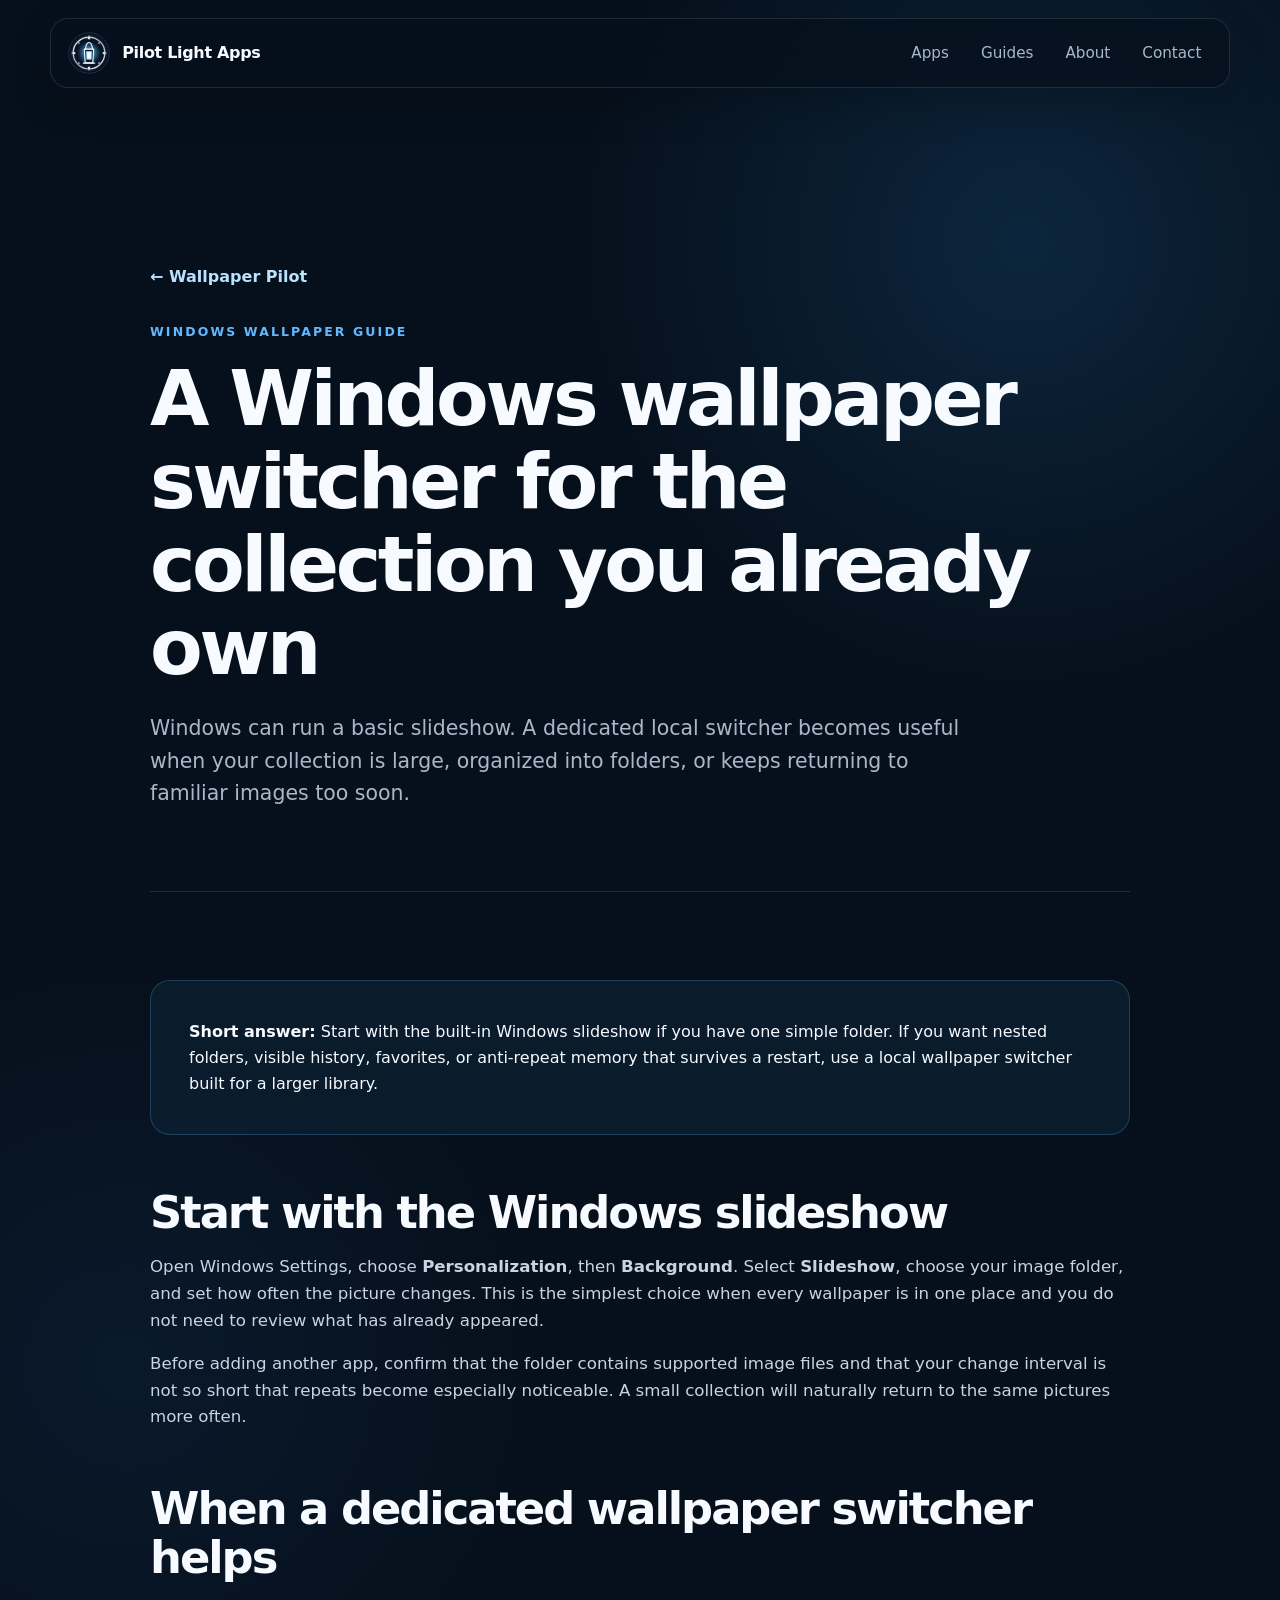
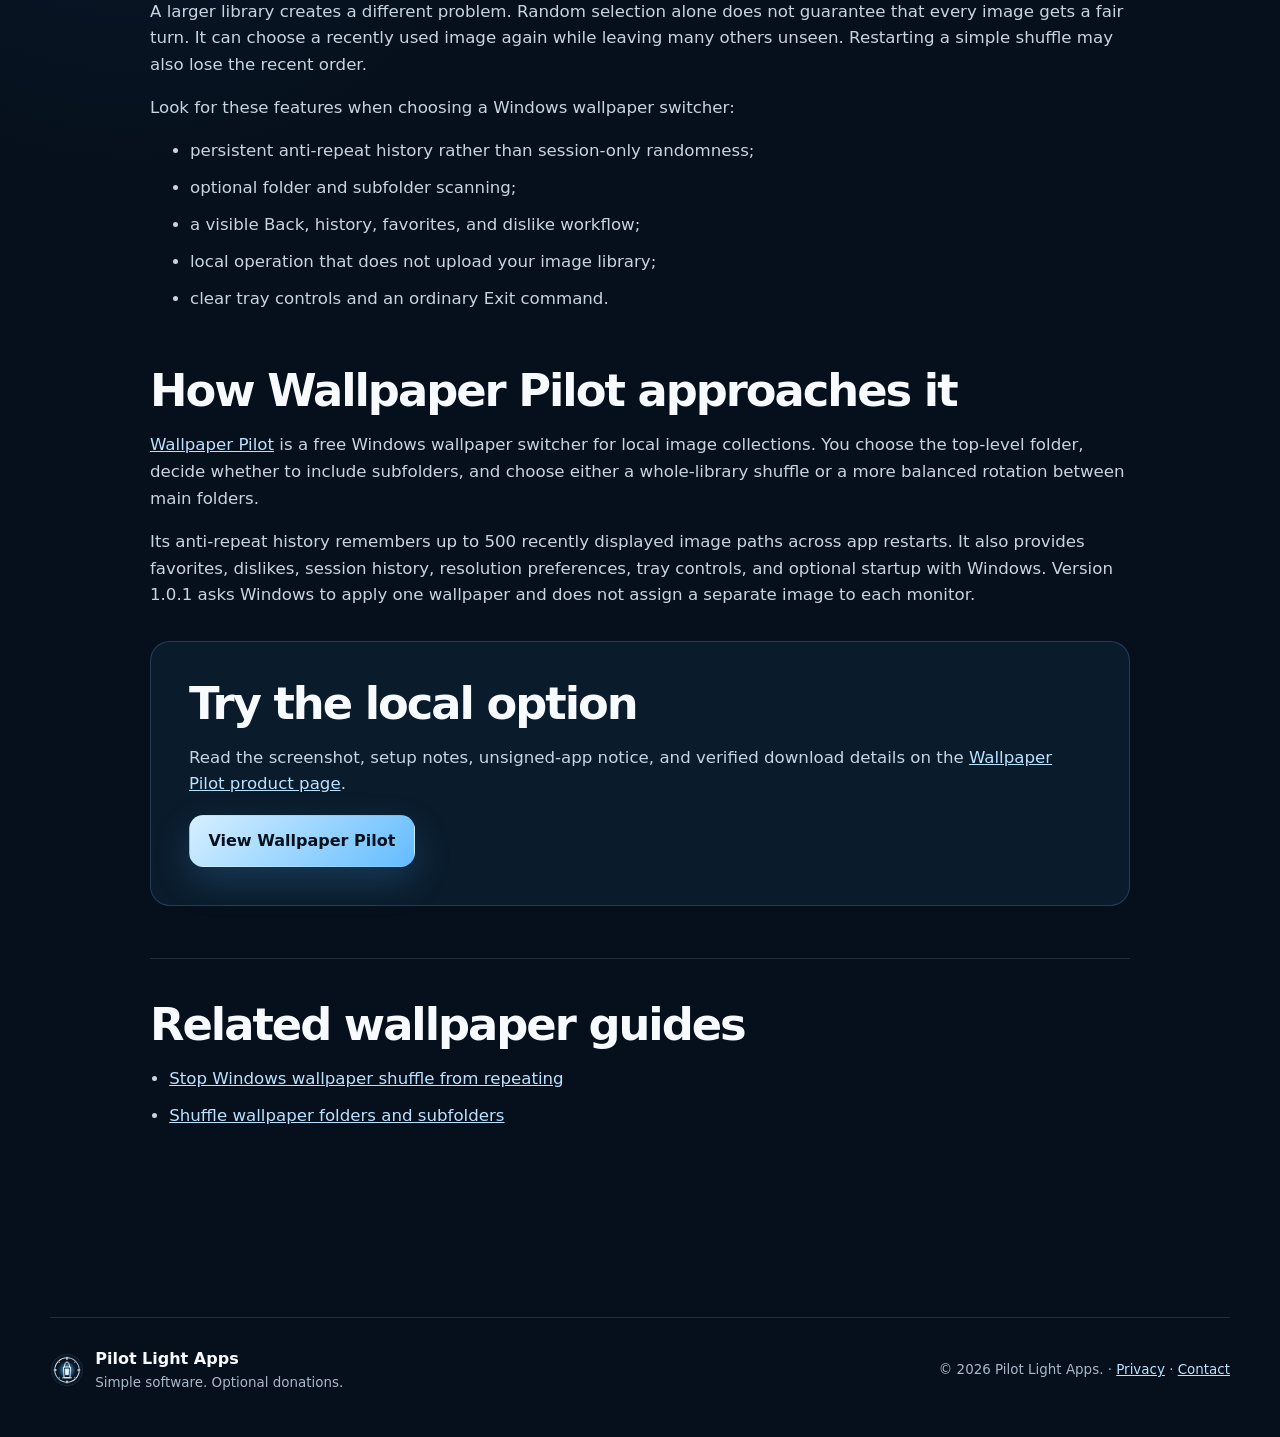
<file: windows-wallpaper-switcher.html>
<!doctype html>
<html lang="en">
<head>
  <meta charset="utf-8">
  <meta name="viewport" content="width=device-width, initial-scale=1">
  <meta name="description" content="Compare Windows wallpaper slideshow options and use a free local wallpaper switcher with folder support and anti-repeat history.">
  <meta name="theme-color" content="#07111f">
  <meta property="og:title" content="Windows Wallpaper Switcher for Local Folders">
  <meta property="og:description" content="Rotate a local wallpaper collection without quickly returning to the same images.">
  <meta property="og:type" content="article">
  <meta property="og:url" content="https://pilotlightapps.com/windows-wallpaper-switcher.html">
  <title>Windows Wallpaper Switcher for Local Folders | Pilot Light Apps</title>
  <link rel="canonical" href="https://pilotlightapps.com/windows-wallpaper-switcher.html">
  <link rel="icon" href="assets/pilot-light-logo.svg" type="image/svg+xml">
  <link rel="stylesheet" href="styles.css?v=20260822-seo1">
  <script type="application/ld+json">
  {"@context":"https://schema.org","@type":"TechArticle","headline":"Windows Wallpaper Switcher for Local Folders","description":"How to rotate a local Windows wallpaper collection and reduce quick repeats.","datePublished":"2026-08-22","dateModified":"2026-08-22","author":{"@type":"Organization","name":"Pilot Light Apps"},"publisher":{"@type":"Organization","name":"Pilot Light Apps","url":"https://pilotlightapps.com/"},"mainEntityOfPage":"https://pilotlightapps.com/windows-wallpaper-switcher.html"}
  </script>
</head>
<body>
  <a class="skip-link" href="#guide">Skip to guide</a>
  <header class="site-header">
    <a class="brand" href="index.html" aria-label="Pilot Light Apps home"><img src="assets/pilot-light-logo.svg" alt="" width="44" height="44"><span>Pilot Light Apps</span></a>
    <nav aria-label="Main navigation"><a href="index.html#apps">Apps</a><a href="index.html#guides">Guides</a><a href="index.html#about">About</a><a href="index.html#contact">Contact</a></nav>
  </header>
  <main id="guide" class="guide-main">
    <header class="guide-hero">
      <a class="guide-breadcrumb" href="wallpaper-pilot.html">← Wallpaper Pilot</a>
      <p class="eyebrow">Windows wallpaper guide</p>
      <h1>A Windows wallpaper switcher for the collection you already own</h1>
      <p class="hero-text">Windows can run a basic slideshow. A dedicated local switcher becomes useful when your collection is large, organized into folders, or keeps returning to familiar images too soon.</p>
    </header>
    <article class="guide-article">
      <div class="guide-summary"><strong>Short answer:</strong> Start with the built-in Windows slideshow if you have one simple folder. If you want nested folders, visible history, favorites, or anti-repeat memory that survives a restart, use a local wallpaper switcher built for a larger library.</div>
      <h2>Start with the Windows slideshow</h2>
      <p>Open Windows Settings, choose <strong>Personalization</strong>, then <strong>Background</strong>. Select <strong>Slideshow</strong>, choose your image folder, and set how often the picture changes. This is the simplest choice when every wallpaper is in one place and you do not need to review what has already appeared.</p>
      <p>Before adding another app, confirm that the folder contains supported image files and that your change interval is not so short that repeats become especially noticeable. A small collection will naturally return to the same pictures more often.</p>
      <h2>When a dedicated wallpaper switcher helps</h2>
      <p>A larger library creates a different problem. Random selection alone does not guarantee that every image gets a fair turn. It can choose a recently used image again while leaving many others unseen. Restarting a simple shuffle may also lose the recent order.</p>
      <p>Look for these features when choosing a Windows wallpaper switcher:</p>
      <ul>
        <li>persistent anti-repeat history rather than session-only randomness;</li>
        <li>optional folder and subfolder scanning;</li>
        <li>a visible Back, history, favorites, and dislike workflow;</li>
        <li>local operation that does not upload your image library;</li>
        <li>clear tray controls and an ordinary Exit command.</li>
      </ul>
      <h2>How Wallpaper Pilot approaches it</h2>
      <p><a href="wallpaper-pilot.html">Wallpaper Pilot</a> is a free Windows wallpaper switcher for local image collections. You choose the top-level folder, decide whether to include subfolders, and choose either a whole-library shuffle or a more balanced rotation between main folders.</p>
      <p>Its anti-repeat history remembers up to 500 recently displayed image paths across app restarts. It also provides favorites, dislikes, session history, resolution preferences, tray controls, and optional startup with Windows. Version 1.0.1 asks Windows to apply one wallpaper and does not assign a separate image to each monitor.</p>
      <div class="guide-callout">
        <h2>Try the local option</h2>
        <p>Read the screenshot, setup notes, unsigned-app notice, and verified download details on the <a href="wallpaper-pilot.html">Wallpaper Pilot product page</a>.</p>
        <a class="button primary" href="wallpaper-pilot.html">View Wallpaper Pilot</a>
      </div>
      <section class="related-guides">
        <h2>Related wallpaper guides</h2>
        <ul><li><a href="stop-windows-wallpaper-repeating.html">Stop Windows wallpaper shuffle from repeating</a></li><li><a href="shuffle-wallpaper-subfolders-windows.html">Shuffle wallpaper folders and subfolders</a></li></ul>
      </section>
    </article>
  </main>
  <footer><div class="footer-brand"><img src="assets/pilot-light-logo.svg" alt="" width="34" height="34"><div><strong>Pilot Light Apps</strong><span>Simple software. Optional donations.</span></div></div><p>© <span id="year"></span> Pilot Light Apps. · <a class="footer-contact" href="privacy.html">Privacy</a> · <a class="contact-link footer-contact" href="#">Contact</a></p></footer>
  <div id="toast" class="toast" role="status" aria-live="polite"></div>
  <script src="site-config.js?v=20260822-seo1"></script><script src="app.js?v=20260822-seo1"></script>
  <script defer src="https://static.cloudflareinsights.com/beacon.min.js" data-cf-beacon='{"token":"aff3e8f6812e48f08ca1f6ff199ee934"}'></script>
</body>
</html>
</file>
<file: styles.css>
:root {
  --bg: #06101c;
  --bg-soft: #0a1727;
  --panel: rgba(15, 31, 49, 0.82);
  --panel-strong: #10243a;
  --text: #f7faff;
  --muted: #a9b8c9;
  --line: rgba(185, 209, 232, 0.14);
  --accent: #61baff;
  --accent-2: #b9e2ff;
  --shadow: 0 28px 80px rgba(0, 0, 0, 0.34);
  --radius: 24px;
  --max: 1180px;
}

* { box-sizing: border-box; }
html { scroll-behavior: smooth; }
body {
  margin: 0;
  min-width: 320px;
  color: var(--text);
  background:
    radial-gradient(circle at 80% 8%, rgba(46, 150, 230, 0.16), transparent 28rem),
    radial-gradient(circle at 10% 45%, rgba(35, 91, 155, 0.12), transparent 26rem),
    var(--bg);
  font-family: Inter, ui-sans-serif, system-ui, -apple-system, BlinkMacSystemFont, "Segoe UI", sans-serif;
  line-height: 1.6;
}

a { color: inherit; }
img { display: block; max-width: 100%; }
button, a { -webkit-tap-highlight-color: transparent; }

.skip-link {
  position: absolute;
  left: -9999px;
  top: 1rem;
  z-index: 99;
  padding: .8rem 1rem;
  background: white;
  color: black;
  border-radius: .6rem;
}
.skip-link:focus { left: 1rem; }

.site-header {
  position: sticky;
  top: 0;
  z-index: 20;
  display: flex;
  justify-content: space-between;
  align-items: center;
  width: min(calc(100% - 32px), var(--max));
  margin: 18px auto 0;
  padding: 12px 14px 12px 16px;
  border: 1px solid var(--line);
  border-radius: 18px;
  background: rgba(6, 16, 28, 0.78);
  backdrop-filter: blur(18px);
  box-shadow: 0 14px 40px rgba(0, 0, 0, .22);
}

.brand {
  display: flex;
  align-items: center;
  gap: .7rem;
  text-decoration: none;
  font-weight: 760;
  letter-spacing: -.02em;
}

.site-header nav { display: flex; gap: .3rem; }
.site-header nav a {
  color: var(--muted);
  text-decoration: none;
  padding: .62rem .85rem;
  border-radius: .7rem;
  font-size: .95rem;
}
.site-header nav a:hover,
.site-header nav a:focus-visible { color: var(--text); background: rgba(255,255,255,.06); }

main { overflow: hidden; }
.hero {
  width: min(calc(100% - 40px), var(--max));
  min-height: 680px;
  margin: 0 auto;
  padding: 110px 0 80px;
  display: grid;
  grid-template-columns: 1.15fr .85fr;
  gap: 6vw;
  align-items: center;
}

.eyebrow {
  margin: 0 0 1rem;
  color: var(--accent);
  font-size: .78rem;
  font-weight: 800;
  letter-spacing: .17em;
  text-transform: uppercase;
}

h1, h2, h3 { margin-top: 0; line-height: 1.08; letter-spacing: -.045em; }
h1 { max-width: 780px; margin-bottom: 1.4rem; font-size: clamp(3.25rem, 7vw, 6.6rem); }
h2 { margin-bottom: 1rem; font-size: clamp(2rem, 4.2vw, 4rem); }
h3 { font-size: 1.25rem; }
p { color: var(--muted); }
.hero-text { max-width: 680px; margin: 0 0 2.2rem; font-size: clamp(1.06rem, 1.6vw, 1.3rem); }
.hero-actions { display: flex; flex-wrap: wrap; gap: .8rem; }

.button {
  display: inline-flex;
  justify-content: center;
  align-items: center;
  min-height: 50px;
  padding: .78rem 1.15rem;
  border: 1px solid transparent;
  border-radius: .9rem;
  text-decoration: none;
  font-weight: 760;
  transition: transform .18s ease, background .18s ease, border-color .18s ease;
}
.button:hover { transform: translateY(-2px); }
.button.primary {
  color: #03111d;
  background: linear-gradient(135deg, #d6efff, #63bcff);
  box-shadow: 0 14px 36px rgba(71, 168, 240, .22);
}
.button.secondary { border-color: var(--line); background: rgba(255,255,255,.035); }
.button.small { min-height: 42px; padding: .6rem .9rem; font-size: .92rem; }
.button.disabled { opacity: .6; cursor: default; }
.button.disabled:hover { transform: none; }

.hero-mark {
  position: relative;
  display: grid;
  place-items: center;
  aspect-ratio: 1;
  width: min(100%, 480px);
  margin-inline: auto;
}
.hero-mark::before {
  content: "";
  position: absolute;
  inset: 18%;
  border-radius: 50%;
  background: rgba(55, 159, 236, .13);
  filter: blur(34px);
}
.hero-mark img {
  position: relative;
  z-index: 2;
  width: 54%;
  filter: drop-shadow(0 24px 55px rgba(42, 155, 235, .28));
}
.orbit {
  position: absolute;
  border: 1px solid rgba(151, 204, 246, .15);
  border-radius: 50%;
}
.orbit-one { inset: 8%; }
.orbit-two { inset: 23%; border-style: dashed; transform: rotate(20deg); }

.section {
  width: min(calc(100% - 40px), var(--max));
  margin: 0 auto;
  padding: 96px 0;
}
.section-heading {
  display: flex;
  justify-content: space-between;
  gap: 2rem;
  align-items: end;
  margin-bottom: 2.1rem;
}
.section-heading > p { max-width: 460px; margin: 0; }
.section-heading h2 { margin-bottom: 0; }

.catalog-section { padding-top: 72px; }
.app-grid { display: grid; grid-template-columns: repeat(2, minmax(0, 1fr)); gap: 22px; }
.catalog-card {
  display: flex;
  min-width: 0;
  overflow: hidden;
  flex-direction: column;
  border: 1px solid var(--line);
  border-radius: var(--radius);
  background: linear-gradient(145deg, rgba(20, 42, 66, .87), rgba(10, 25, 41, .8));
  box-shadow: var(--shadow);
}
.catalog-visual {
  display: grid;
  place-items: center;
  min-height: 245px;
  padding: 24px;
  overflow: hidden;
  border-bottom: 1px solid var(--line);
  background:
    linear-gradient(rgba(255,255,255,.02), rgba(255,255,255,.02)),
    radial-gradient(circle at 45% 45%, rgba(75, 173, 244, .2), transparent 48%),
    #091726;
}
.catalog-visual img {
  width: 100%;
  max-height: 238px;
  object-fit: contain;
  filter: drop-shadow(0 22px 42px rgba(0,0,0,.4));
  transition: transform .22s ease;
}
.catalog-visual:hover img { transform: scale(1.018); }
.catalog-copy { display: flex; flex: 1; flex-direction: column; padding: clamp(26px, 4vw, 40px); }
.app-meta { display: flex; flex-wrap: wrap; align-items: center; gap: .6rem; margin-bottom: 1.1rem; }
.badge {
  display: inline-flex;
  align-items: center;
  min-height: 28px;
  padding: .28rem .58rem;
  border: 1px solid rgba(112, 196, 255, .24);
  border-radius: 999px;
  color: var(--accent-2);
  background: rgba(67, 156, 223, .09);
  font-size: .78rem;
  font-weight: 800;
  letter-spacing: .03em;
}
.badge-stable {
  border-color: rgba(119, 224, 173, .28);
  color: #bcf6d5;
  background: rgba(63, 180, 118, .1);
}
.badge-testing {
  border-color: rgba(255, 190, 92, .4);
  color: #ffe0a6;
  background: rgba(194, 117, 21, .16);
}
.platform { color: var(--muted); font-size: .88rem; }
.catalog-card h3 { margin-bottom: .7rem; font-size: clamp(1.85rem, 3vw, 2.6rem); }
.catalog-card h3 a { text-decoration: none; }
.catalog-card h3 a:hover { color: var(--accent-2); }
.app-tagline { margin: 0 0 1.35rem; font-size: 1.06rem; }
.highlight-list { display: flex; flex-wrap: wrap; gap: .55rem; margin: 0 0 1.8rem; padding: 0; list-style: none; }
.highlight-list li {
  padding: .38rem .64rem;
  border: 1px solid var(--line);
  border-radius: 999px;
  color: #d9e5f1;
  background: rgba(255,255,255,.035);
  font-size: .82rem;
}
.app-actions { display: flex; flex-wrap: wrap; gap: .75rem; }
.catalog-copy .app-actions { margin-top: auto; }
.download-notice {
  margin-top: 1.15rem;
  padding: 1rem 1.1rem;
  border: 1px solid rgba(112, 196, 255, .2);
  border-radius: 14px;
  background: rgba(6, 18, 31, .45);
}
.download-notice h4 {
  margin: 0 0 .45rem;
  color: #edf6ff;
  font-size: .96rem;
  letter-spacing: -.01em;
}
.download-notice p {
  margin: 0;
  color: var(--muted);
  font-size: .84rem;
  line-height: 1.55;
}
.download-notice a {
  display: inline-block;
  margin-top: .65rem;
  color: var(--accent-2);
  font-size: .84rem;
  font-weight: 750;
}
.download-notice a:hover { color: #fff; }

.app-detail-main {
  width: min(calc(100% - 40px), var(--max));
  margin: 0 auto;
  padding: 82px 0 116px;
}
.app-detail-hero {
  display: grid;
  grid-template-columns: minmax(0, .86fr) minmax(420px, 1.14fr);
  gap: clamp(38px, 6vw, 84px);
  align-items: center;
  min-height: 650px;
}
.back-link {
  display: inline-flex;
  margin-bottom: 2.2rem;
  color: var(--accent-2);
  font-weight: 760;
  text-decoration: none;
}
.back-link:hover { color: #fff; }
.app-detail-copy h1 { margin-bottom: 1rem; font-size: clamp(3rem, 6vw, 5.7rem); }
.detail-tagline { margin: 0 0 1rem; color: #dceafa; font-size: clamp(1.25rem, 2vw, 1.65rem); }
.detail-visual {
  display: grid;
  place-items: center;
  min-height: 430px;
  padding: clamp(20px, 3vw, 34px);
  overflow: hidden;
  border: 1px solid var(--line);
  border-radius: var(--radius);
  background:
    radial-gradient(circle at 50% 45%, rgba(75, 173, 244, .2), transparent 52%),
    #091726;
  box-shadow: var(--shadow);
}
.detail-visual img { width: 100%; max-height: 590px; object-fit: contain; filter: drop-shadow(0 24px 45px rgba(0,0,0,.38)); }
.detail-notice { margin: 0 0 88px; padding: 1.25rem 1.4rem; }
.detail-notice h2 { margin: 0 0 .5rem; font-size: 1.05rem; letter-spacing: -.015em; }
.detail-notice p { font-size: .92rem; }
.detail-section { padding: 72px 0; border-top: 1px solid var(--line); }
.detail-section-heading { display: grid; grid-template-columns: .75fr 1.25fr; gap: 2rem; align-items: start; margin-bottom: 2rem; }
.detail-section-heading h2 { max-width: 760px; }
.detail-feature-grid {
  display: grid;
  grid-template-columns: repeat(4, minmax(0, 1fr));
  gap: 14px;
  margin: 0;
  padding: 0;
  list-style: none;
}
.detail-feature-grid li {
  min-height: 150px;
  padding: 22px;
  border: 1px solid var(--line);
  border-radius: 18px;
  color: #dbe6f1;
  background: rgba(255,255,255,.025);
}
.detail-feature-grid li::before { content: ""; display: block; width: 28px; height: 3px; margin-bottom: 1rem; border-radius: 99px; background: var(--accent); box-shadow: 0 0 14px rgba(97,186,255,.5); }
.detail-two-column { display: grid; grid-template-columns: repeat(2, minmax(0, 1fr)); gap: 22px; }
.detail-panel {
  padding: clamp(28px, 4vw, 46px);
  border: 1px solid var(--line);
  border-radius: var(--radius);
  background: linear-gradient(145deg, rgba(20, 42, 66, .66), rgba(10, 25, 41, .72));
}
.detail-panel h2 { font-size: clamp(1.8rem, 3.2vw, 2.8rem); }
.step-list { margin: 2rem 0 0; padding: 0; list-style: none; counter-reset: steps; }
.step-list li { position: relative; margin-top: 1.25rem; padding-left: 3rem; color: #d7e2ed; counter-increment: steps; }
.step-list li::before {
  content: counter(steps, decimal-leading-zero);
  position: absolute;
  left: 0;
  top: -.18rem;
  display: grid;
  place-items: center;
  width: 2.15rem;
  height: 2.15rem;
  border: 1px solid rgba(97,186,255,.3);
  border-radius: 50%;
  color: var(--accent-2);
  font-size: .72rem;
  font-weight: 850;
}
.plain-list { margin: 2rem 0 0; padding-left: 1.2rem; }
.plain-list li { margin-top: 1rem; padding-left: .25rem; color: #d7e2ed; }
.detail-cta {
  display: flex;
  align-items: center;
  justify-content: space-between;
  gap: 2rem;
  margin-top: 72px;
  padding: clamp(30px, 5vw, 58px);
  border: 1px solid rgba(119,196,250,.23);
  border-radius: var(--radius);
  background: radial-gradient(circle at 90% 10%, rgba(88,183,248,.17), transparent 22rem), linear-gradient(135deg, rgba(20,48,76,.86), rgba(9,23,39,.93));
  box-shadow: var(--shadow);
}
.detail-cta h2 { margin-bottom: 0; }
.detail-cta .eyebrow { margin-bottom: .7rem; }
.detail-cta-actions { display: flex; flex-wrap: wrap; justify-content: flex-end; gap: .75rem; }
.noscript-notice { width: min(calc(100% - 40px), var(--max)); margin: 120px auto; }

.home-guides { padding-top: 34px; }
.guide-hub-grid,
.guide-grid { display: grid; grid-template-columns: repeat(2, minmax(0, 1fr)); gap: 22px; }
.guide-hub-panel,
.guide-card {
  padding: clamp(26px, 4vw, 40px);
  border: 1px solid var(--line);
  border-radius: var(--radius);
  background: linear-gradient(145deg, rgba(20, 42, 66, .66), rgba(10, 25, 41, .72));
}
.guide-hub-panel h3 { margin-bottom: 1.2rem; font-size: clamp(1.65rem, 3vw, 2.35rem); }
.guide-hub-panel > a {
  display: block;
  padding: .9rem 0;
  border-top: 1px solid var(--line);
  color: var(--accent-2);
  font-weight: 720;
  text-decoration: none;
}
.guide-hub-panel > a:hover { color: #fff; }
.guide-grid { grid-template-columns: repeat(3, minmax(0, 1fr)); }
.guide-card { display: flex; flex-direction: column; min-height: 240px; text-decoration: none; transition: transform .18s ease, border-color .18s ease; }
.guide-card:hover { transform: translateY(-3px); border-color: rgba(112, 196, 255, .35); }
.guide-card h3 { color: var(--text); }
.guide-card p { margin: 0 0 1.25rem; }
.guide-card span { margin-top: auto; color: var(--accent-2); font-weight: 780; }

.guide-main { width: min(calc(100% - 40px), 980px); margin: 0 auto; padding: 112px 0 116px; overflow: visible; }
.guide-hero { padding: 64px 0 46px; border-bottom: 1px solid var(--line); }
.guide-hero h1 { max-width: 930px; font-size: clamp(2.7rem, 6vw, 5.2rem); }
.guide-hero .hero-text { max-width: 820px; }
.guide-breadcrumb { display: inline-flex; margin-bottom: 2rem; color: var(--accent-2); font-weight: 760; text-decoration: none; }
.guide-article { padding: 56px 0; }
.guide-article h2 { margin-top: 3.4rem; font-size: clamp(1.75rem, 3.5vw, 2.8rem); }
.guide-article h2:first-child { margin-top: 0; }
.guide-article h3 { margin-top: 2.2rem; }
.guide-article p,
.guide-article li { color: #c7d4e1; font-size: 1.04rem; }
.guide-article a { color: var(--accent-2); }
.guide-article li { margin: .65rem 0; }
.guide-summary,
.guide-callout {
  margin: 2rem 0;
  padding: clamp(24px, 4vw, 38px);
  border: 1px solid rgba(112, 196, 255, .22);
  border-radius: 20px;
  background: rgba(14, 34, 54, .62);
}
.guide-summary p:last-child,
.guide-callout p:last-child { margin-bottom: 0; }
.guide-callout h2 { margin-top: 0; }
.related-guides { margin-top: 52px; padding-top: 42px; border-top: 1px solid var(--line); }
.related-guides ul { padding-left: 1.2rem; }

.about-section {
  display: grid;
  grid-template-columns: .85fr 1.15fr;
  gap: clamp(40px, 8vw, 100px);
  align-items: start;
}
.about-copy > p { margin-top: 0; font-size: 1.12rem; }
.principles { display: grid; grid-template-columns: repeat(3, 1fr); gap: 14px; margin-top: 2.2rem; }
.principles article { padding: 20px; border: 1px solid var(--line); border-radius: 18px; background: rgba(255,255,255,.025); }
.principles span { color: var(--accent); font-size: .76rem; font-weight: 800; }
.principles h3 { margin: .65rem 0 .55rem; letter-spacing: -.025em; }
.principles p { margin: 0; font-size: .9rem; }

.support-section { padding-bottom: 36px; }
.support-card {
  display: flex;
  align-items: center;
  justify-content: space-between;
  gap: 2rem;
  padding: clamp(30px, 6vw, 68px);
  border: 1px solid rgba(119, 196, 250, .23);
  border-radius: var(--radius);
  background:
    radial-gradient(circle at 90% 10%, rgba(88, 183, 248, .17), transparent 22rem),
    linear-gradient(135deg, rgba(20, 48, 76, .86), rgba(9, 23, 39, .93));
  box-shadow: var(--shadow);
}
.support-card h2 { max-width: 720px; }
.support-card p:not(.eyebrow) { max-width: 660px; margin-bottom: 0; }
.support-card .button { flex: 0 0 auto; }

.contact-section { padding-top: 36px; padding-bottom: 116px; }
.contact-card {
  display: flex;
  align-items: center;
  justify-content: space-between;
  gap: 2rem;
  padding: clamp(30px, 6vw, 68px);
  border: 1px solid var(--line);
  border-radius: var(--radius);
  background: rgba(255,255,255,.025);
}
.contact-card h2 { max-width: 760px; }
.contact-card p:not(.eyebrow) { max-width: 720px; }
.contact-card .contact-safety { margin-bottom: 0; font-size: .88rem; }
.contact-card .button { flex: 0 0 auto; }
.footer-contact { color: var(--accent-2); }

footer {
  width: min(calc(100% - 40px), var(--max));
  margin: 0 auto;
  padding: 28px 0 44px;
  border-top: 1px solid var(--line);
  display: flex;
  align-items: center;
  justify-content: space-between;
  gap: 1.5rem;
}
.footer-brand { display: flex; align-items: center; gap: .7rem; }
.footer-brand strong, .footer-brand span { display: block; }
.footer-brand span, footer > p { color: var(--muted); font-size: .84rem; }
footer > p { margin: 0; }

.legal-main {
  width: min(calc(100% - 40px), 880px);
  margin: 0 auto;
  padding: 150px 0 96px;
}
.legal-main h1 { font-size: clamp(2.65rem, 8vw, 5.5rem); }
.legal-card {
  margin-top: 2.5rem;
  padding: clamp(28px, 5vw, 52px);
  border: 1px solid var(--line);
  border-radius: var(--radius);
  background: rgba(255,255,255,.025);
  box-shadow: var(--shadow);
}
.legal-card h2 { margin-top: 2.25rem; font-size: clamp(1.35rem, 3vw, 1.75rem); }
.legal-card h2:first-child { margin-top: 0; }
.legal-card p, .legal-card li { color: var(--muted); }
.legal-card a { color: var(--accent-2); }
.legal-card a:hover { color: #fff; }
.legal-updated { margin-top: 2rem; font-size: .88rem; }

.toast {
  position: fixed;
  left: 50%;
  bottom: 24px;
  z-index: 50;
  transform: translate(-50%, 20px);
  padding: .8rem 1rem;
  border: 1px solid var(--line);
  border-radius: .85rem;
  color: var(--text);
  background: rgba(8, 20, 34, .94);
  box-shadow: 0 18px 50px rgba(0,0,0,.35);
  opacity: 0;
  pointer-events: none;
  transition: opacity .2s ease, transform .2s ease;
}
.toast.show { opacity: 1; transform: translate(-50%, 0); }
.notice { padding: 1rem; border: 1px solid var(--line); border-radius: 1rem; }

@media (max-width: 900px) {
  .hero { grid-template-columns: 1fr; padding-top: 82px; text-align: center; }
  .hero-text { margin-inline: auto; }
  .hero-actions { justify-content: center; }
  .hero-mark { width: min(72vw, 390px); }
  .app-grid { grid-template-columns: 1fr; }
  .app-detail-hero { grid-template-columns: 1fr; min-height: 0; padding-top: 34px; }
  .app-detail-copy { text-align: center; }
  .app-detail-copy .app-meta, .app-detail-copy .hero-actions { justify-content: center; }
  .detail-section-heading { grid-template-columns: 1fr; gap: .25rem; }
  .detail-feature-grid { grid-template-columns: repeat(2, minmax(0, 1fr)); }
  .guide-grid { grid-template-columns: 1fr; }
  .detail-two-column { grid-template-columns: 1fr; }
  .about-section { grid-template-columns: 1fr; }
  .support-card, .contact-card { align-items: flex-start; flex-direction: column; }
}

@media (max-width: 650px) {
  .site-header { width: min(calc(100% - 20px), var(--max)); margin-top: 10px; }
  .brand span { display: none; }
  .site-header nav a { padding-inline: .64rem; font-size: .88rem; }
  .hero, .section, footer, .app-detail-main, .guide-main { width: min(calc(100% - 28px), var(--max)); }
  .hero { min-height: auto; padding: 72px 0 42px; }
  h1 { font-size: clamp(2.75rem, 15vw, 4.6rem); }
  .section { padding: 68px 0; }
  .section-heading { align-items: flex-start; flex-direction: column; gap: .5rem; }
  .catalog-visual { min-height: 205px; padding: 16px; }
  .catalog-copy .app-actions .button { flex: 1 1 100%; }
  .app-detail-main { padding-top: 72px; padding-bottom: 82px; }
  .app-detail-copy h1 { font-size: clamp(2.7rem, 14vw, 4.5rem); }
  .detail-visual { min-height: 250px; padding: 14px; }
  .detail-notice { margin-bottom: 54px; }
  .detail-section { padding: 54px 0; }
  .detail-feature-grid { grid-template-columns: 1fr; }
  .detail-feature-grid li { min-height: 0; }
  .detail-cta { align-items: flex-start; flex-direction: column; margin-top: 54px; }
  .detail-cta-actions { width: 100%; }
  .detail-cta .button { width: 100%; text-align: center; }
  .guide-hub-grid { grid-template-columns: 1fr; }
  .guide-main { padding-top: 72px; padding-bottom: 82px; }
  .guide-hero { padding-top: 34px; }
  .principles { grid-template-columns: 1fr; }
  .contact-section { padding-bottom: 80px; }
  footer { align-items: flex-start; flex-direction: column; }
  .legal-main { width: min(calc(100% - 28px), 880px); padding-top: 110px; }
}

@media (prefers-reduced-motion: reduce) {
  html { scroll-behavior: auto; }
  *, *::before, *::after { transition: none !important; }
}
</file>
